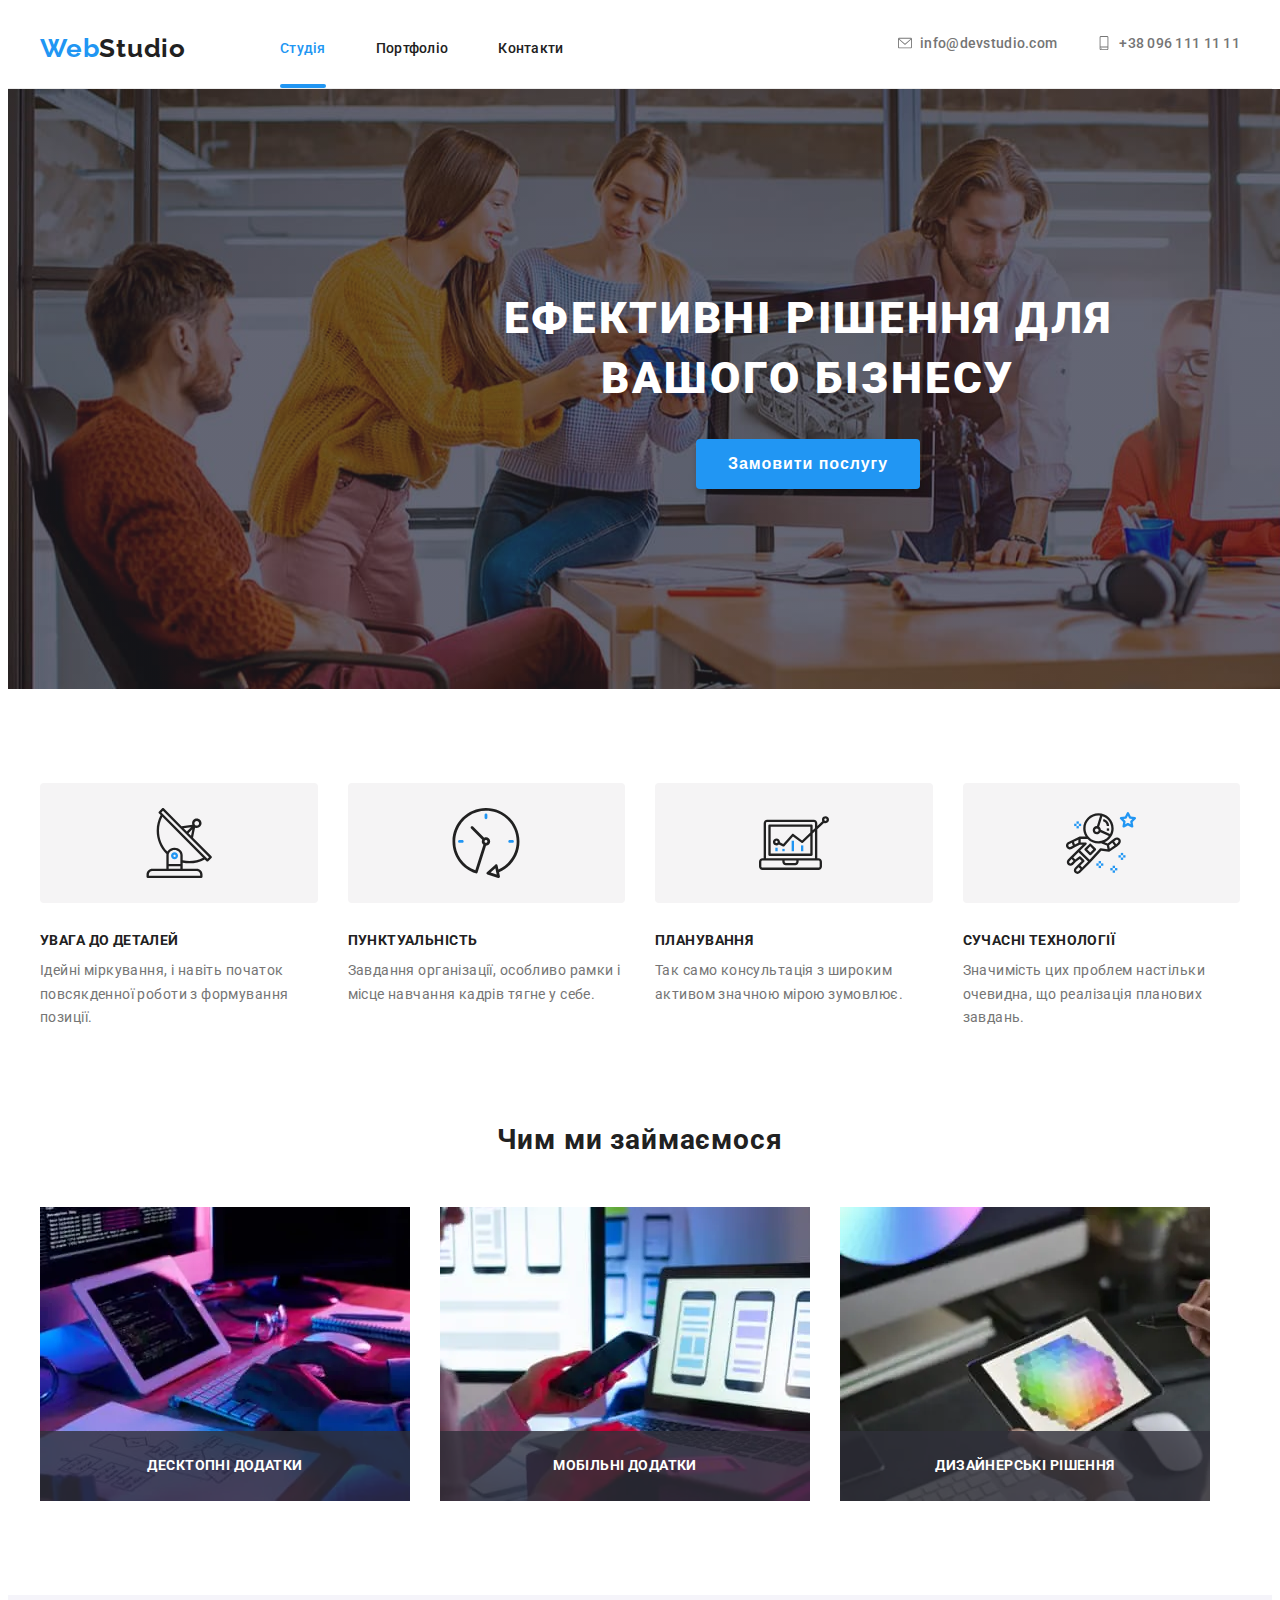
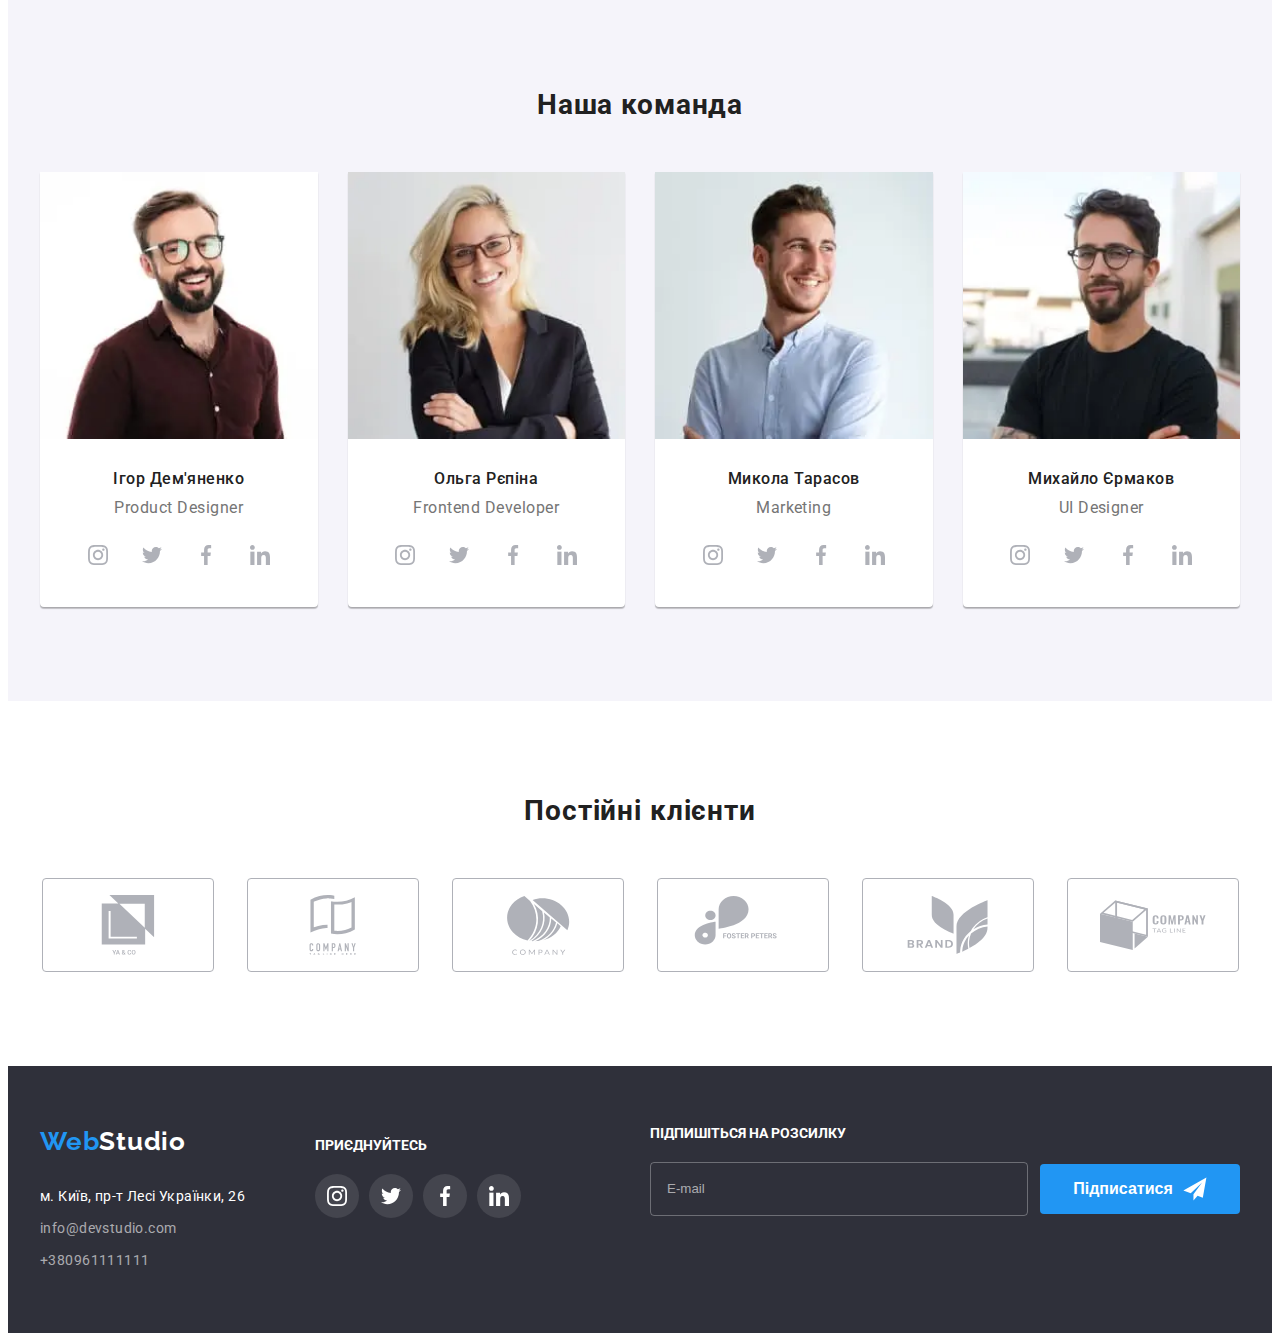
<file: index.html>
<!DOCTYPE html>
<html lang="uk">
<head>
    <meta charset="UTF-8">
    <meta http-equiv="X-UA-Compatible" content="IE=edge">
    <meta name="viewport" content="width=device-width, initial-scale=1.0">
    <title>WebStudio</title>
    <link href="https://fonts.googleapis.com/css2?family=Raleway:wght@700&family=Roboto:wght@400;500;700;900&display=swap" rel="stylesheet">
    <link rel="stylesheet" href="https://cdnjs.cloudflare.com/ajax/libs/modern-normalize/1.1.0/modern-normalize.min.css" integrity="sha512-wpPYUAdjBVSE4KJnH1VR1HeZfpl1ub8YT/NKx4PuQ5NmX2tKuGu6U/JRp5y+Y8XG2tV+wKQpNHVUX03MfMFn9Q==" crossorigin="anonymous" referrerpolicy="no-referrer" >
    <link rel="stylesheet" href="./css/main.min.css">
</head>
<body>
    <header class="header">
        <div class="container header__container">
            <nav class="navigation">
                <a class="logo link" href="./index.html"> Web<span class="logo-black">Studio</span></a>
                <ul class="nav-list list">
                    <li class="nav-list__item"><a class="nav-list__link current link" href="">Студія</a></li>
                    <li class="nav-list__item"><a class="nav-list__link  link" href="./portfolio.html">Портфоліо</a></li>
                    <li class="nav-list__item"><a class="nav-list__link  link" href="">Контакти</a></li>
                </ul>
            </nav>

            <ul class="contacts list">
              <li class="contacts__item">
                  <a class="contacts__mail link" href="mailto:info@devstudio.com">
                    <svg class="contacts__icon" width="14" height="14" >
                      <use  href="./imges/symbol-defs.svg#envelope"></use>
                    </svg>
                info@devstudio.com</a>
              </li>
                <li class="contacts__item">
                  <a class="contacts__number link" href="tel:+380961111111">
                    <svg class="contacts__icon" width="14" height="14" >
                      <use  href="./imges/symbol-defs.svg#smartphone"></use>
                    </svg>
                    +38 096 111 11 11
                  </a> 
                </li>
            </ul>
            <button type="button" class="mobile-menu-btn js-open-menu">
              <svg class="mobile-menu-btn__icon" width="20" height="16">
                <use href="./imges/symbol-defs.svg#icon-mobile-menu"></use>
              </svg>
            </button>
        </div>
        <div class="mobile-menu js-menu-container">
         <div class="container mobile-menu__container">
          <ul class="mobile-menu__list list">
            <li class="mobile-menu__item "><a class="mobile-menu__link current  link " href="">Студія</a></li>
            <li class="mobile-menu__item "><a class="mobile-menu__link  link" href="./portfolio.html">Портфоліо</a></li>
            <li class="mobile-menu__item "><a class="mobile-menu__link link" href="">Контакти</a></li>
          </ul>
          <ul class="mobile-menu-contacts list">
            <li class="mobile-menu-contacts__item">
              <a class="mobile-menu-contacts__number link" href="tel:+380961111111">
                +380961111111 </a>
            </li>
            <li class="mobile-menu-contacts__item">
              <a class="mobile-menu-contacts__mail link" href="mailto:info@devstudio.com">
                info@devstudio.com</a>
            </li>
            
          </ul>

        <ul class="mobile-menu-social list">
          <li class="mobile-menu-social__item"><a class="mobile-menu-social__link link" href="">Instagram</a></li>
          <li class="mobile-menu-social__item"><a class="mobile-menu-social__link link" href="">Twitter</a></li>
          <li class="mobile-menu-social__item"><a class="mobile-menu-social__link link" href="">Facebook</a></li>
          <li class="mobile-menu-social__item"><a class="mobile-menu-social__link link" href="">LinkedIn</a></li>
        </ul>

      
          <button type="button" class="mobile-menu__close-btn js-close-menu">
            <svg class="mobile-menu__close-icon" width="20" height="20">
              <use href="./imges/symbol-defs.svg#icon-close"></use>
            </svg>
          </button>
         </div>
        </div>
    </header>
     
<main> 
    <section class="hero section">
        <div class="container">    
          <h1 class="hero__title">Ефективні рішення для вашого бізнесу</h1>
          <button class="hero__modal-btn" type="button" data-modal-open>Замовити послугу</button>
        </div>
    </section>
    <section class="attribute section">
        <div class="container">
            <h2 class=" visually-hidden">Особливості</h2>
            <ul class="attribute-list list">
            <li class="attribute-list__item">
              <div class="attribute-card">
                <svg class="attribute-card__icon" width="70" height="70"  >
                  <use  href="./imges/symbol-defs.svg#group"></use>
                </svg>
              </div>
              <h3 class="attribute-list__title">УВАГА ДО ДЕТАЛЕЙ</h3> 
              <p class="attribute-list__text">Ідейні міркування, і навіть початок повсякденної роботи з формування позиції.</p>
            </li>
            <li class="attribute-list__item">
              <div class="attribute-card">
                <svg class="attribute-card__icon" width="70" height="70">
                  <use  href="./imges/symbol-defs.svg#clock"></use>
                </svg>
              </div>
                <h3 class="attribute-list__title">ПУНКТУАЛЬНІСТЬ</h3>
                <p class="attribute-list__text">Завдання організації, особливо рамки і місце навчання кадрів тягне у себе.  </p>
            </li>
            <li class="attribute-list__item">
              <div class="attribute-card">
                <svg class="attribute-card__icon" width="70" height="70">
                  <use  href="./imges/symbol-defs.svg#diagram"></use>
                </svg>
            </div>
                <h3 class="attribute-list__title">ПЛАНУВАННЯ</h3>
                <p class="attribute-list__text">Так само консультація з широким активом значною мірою зумовлює.</p>
            </li>
            <li class="attribute-list__item">
              <div class="attribute-card">
                <svg class="attribute-card__icon" width="70" height="70">
                  <use  href="./imges/symbol-defs.svg#astronaut"></use>
                </svg>
            </div>
                <h3 class="attribute-list__title">СУЧАСНІ ТЕХНОЛОГІЇ</h3>
                <p class="attribute-list__text">Значимість цих проблем настільки очевидна, що реалізація планових завдань.</p>
            </li>
            </ul> 
        </div>
    </section>
    <section class="work section">
        <div class="container">
            <h2 class="section-title">Чим ми займаємося</h2>
          <ul class="work-list list">
            <li class="work-list__item">
                <div class="work-list__img">
                  <picture>
                    
                     <source
                     srcset="./imges/about-1-img@1x(1200).webp 1x, ./imges/about-1-img@2x(1200).webp 2x"
                     media="(min-width: 1200px)"
                     type="image/webp">
                     
                      <source 
                      srcset="./imges/about-1-img@1x(1200).jpg 1x, ./imges/about-1-img@2x(1200).jpg 2x"
                        media="(min-width: 1200px)">

                    <img src="./imges/about-1-img@1x(1200).jpg" alt="програмуваня" width="370">
                  </picture>
                  <div class="work-specialty">
                    <p class="work-specialty__text">ДЕСКТОПНІ ДОДАТКИ</p>
                  </div>
                </div> 
              </li>
            <li class="work-list__item">
              <div class="work-list__img">
               <picture>

                   <source
                    srcset="./imges/about-2-img@1x(1200).webp 1x, ./imges/about-2-img@2x(1200).webp 2x" 
                    media="(min-width: 1200px)"
                     type="image/webp" >
                   
                   <source srcset="./imges/about-2-img@1x(1200).jpg 1x, ./imges/about-2-img@2x(1200).jpg 2x"
                    media="(min-width: 1200px)" >

                <img src="./imges/about-2-img@1x(1200).jpg" alt="розробка додатку" width="370">
               </picture>
                <div class="work-specialty">
                  <p class="work-specialty__text">МОБІЛЬНІ ДОДАТКИ</p>
                </div>
              </div> 
            </li>
            <li class="work-list__item">
              <div class="work-list__img">
                <picture>
                
                <source 
                srcset="./imges/about-3-img@1x(1200).webp 1x, ./imges/about-3-img@2x(1200).webp 2x" 
                media="(min-width: 1200px)"
                type="image/webp" >
                
                <source 
                srcset="./imges/about-3-img@1x(1200).jpg 1x, ./imges/about-3-img@2x(1200).jpg 2x" 
                media="(min-width: 1200px)" >

                  <img src="./imges/about-3-img@1x(1200).jpg" alt="стилізація" width="370">
                </picture>
                <div class="work-specialty">
                  <p class="work-specialty__text">ДИЗАЙНЕРСЬКІ РІШЕННЯ</p>
                </div>
              </div> 
            </li>
          </ul>
        </div>
    </section>
    <section class="collectivity section">
        <div class="container">   
          <h2 class="section-title">Наша команда</h2>
          <ul class="collectivity-list list">
              <li class="collectivity-list__item">
                  <picture>
                    <source srcset="./imges/team-card-1-img@1x(1200).webp 1x, ./imges/team-card-1-img@2x(1200).webp 2x"
                     media="(min-width: 1200px)"
                      type="image/webp" >
                    
                    <source srcset="./imges/team-card-1-img@1x(1200).jpg 1x, ./imges/team-card-1-img@2x(1200).jpg 2x"
                     media="(min-width: 1200px)" >
    
                      <source srcset="./imges/team-card-1-img@1x(768).webp 1x, ./imges/team-card-1-img@2x(768).webp 2x"
                        media="(min-width: 768px)"
                        type="image/webp" >
                      
                      <source srcset="./imges/team-card-1-img@1x(768).jpg 1x, ./imges/team-card-1-img@2x(768).jpg 2x"
                        media="(min-width: 768px)" >

                        <source srcset="./imges/team-card-1-img@1x(480).webp 1x, ./imges/team-card-1-img@2x(480).webp 2x"
                          media="(min-width: 400px)"
                           type="image/webp" >
                        
                        <source srcset="./imges/team-card-1-img@1x(480).jpg 1x, ./imges/team-card-1-img@2x(480).jpg 2x"
                          media="(min-width: 400px)" >

                    <img class="collectivity-list__img" src="./imges/team-card-1-img.jpg" alt="Ігор Дем'яненко">
                  </picture>
                <div class="collectivity-list__data">
                    <h3 class="collectivity-list__title">Ігор Дем'яненко</h3>
                    <p class="collectivity-list__text">Product Designer</p>
                    <ul class="social-list list">
                        <li class="social-list__item">
                          <a class="social-list__link" href="">
                            <svg class="social-list__icon" width="20" height="20">
                                <use  href="./imges/symbol-defs.svg#instagram"></use>
                            </svg>
                          </a>
                          </li>
                          <li class="social-list__item">
                            <a class="social-list__link" href="">
                              <svg class="social-list__icon" width="20" height="20">
                                  <use  href="./imges/symbol-defs.svg#twitter"></use>
                              </svg>
                            </a>
                          </li>
                          <li class="social-list__item">
                            <a class="social-list__link" href="">
                              <svg class="social-list__icon" width="20" height="20">
                                  <use  href="./imges/symbol-defs.svg#facebook"></use>
                              </svg>
                            </a>
                          </li>
                          <li class="social-list__item">
                            <a class="social-list__link" href="">
                              <svg class="social-list__icon" width="20" height="20">
                                  <use  href="./imges/symbol-defs.svg#linkedin"></use>
                              </svg>
                            </a>
                          </li>
                      </ul>   
                </div>
              </li>
              <li class="collectivity-list__item">
                 <picture>

                <source srcset="./imges/team-card-2-img@1x(1200).webp 1x, ./imges/team-card-2-img@2x(1200).webp 2x"
                  media="(min-width: 1200px)" type="image/webp" >
                
                <source srcset="./imges/team-card-2-img@1x(1200).jpg 1x, ./imges/team-card-2-img@2x(1200).jpg 2x"
                  media="(min-width: 1200px)" >
                
                <source srcset="./imges/team-card-2-img@1x(768).webp 1x, ./imges/team-card-2-img@2x(768).webp 2x"
                  media="(min-width: 768px)" type="image/webp" >
                
                <source srcset="./imges/team-card-2-img@1x(768).jpg 1x, ./imges/team-card-2-img@2x(768).jpg 2x"
                  media="(min-width: 768px)" >
                
                <source srcset="./imges/team-card-2-img@1x(480).webp 1x, ./imges/team-card-2-img@2x(480).webp 2x"
                  media="(min-width: 400px)" type="image/webp" >
                
                <source srcset="./imges/team-card-2-img@1x(480).jpg 1x, ./imges/team-card-2-img@2x(480).jpg 2x"
                  media="(min-width: 400px)" >

                  <img class="collectivity-list__img" src="./imges/team-card-2-img.jpg" alt="Ольга Рєпіна" >
                 </picture>
                  <div class="collectivity-list__data">
                    <h3 class="collectivity-list__title">Ольга Рєпіна</h3>
                    <p class="collectivity-list__text">Frontend Developer</p>
                    <ul class="social-list list">
                        <li class="social-list__item">
                          <a class="social-list__link" href="">
                            <svg class="social-list__icon" width="20" height="20">
                                <use  href="./imges/symbol-defs.svg#instagram"></use>
                            </svg>
                          </a>
                        </li>
                        <li class="social-list__item">
                            <a class="social-list__link" href="">
                              <svg class="social-list__icon" width="20" height="20">
                                  <use  href="./imges/symbol-defs.svg#twitter"></use>
                              </svg>
                            </a>
                          </li>
                          <li class="social-list__item">
                            <a class="social-list__link" href="">
                              <svg class="social-list__icon" width="20" height="20">
                                  <use  href="./imges/symbol-defs.svg#facebook"></use>
                              </svg>
                            </a>
                          </li>
                          <li class="social-list__item">
                            <a class="social-list__link" href="">
                              <svg class="social-list__icon" width="20" height="20">
                                  <use  href="./imges/symbol-defs.svg#linkedin"></use>
                              </svg>
                            </a>
                          </li>
                    </ul>
                  </div>
              </li>
              <li class="collectivity-list__item">
                  <picture>

                  <source srcset="./imges/team-card-3-img@1x(1200).webp 1x, ./imges/team-card-3-img@2x(1200).webp 2x"
                    media="(min-width: 1200px)" type="image/webp" >
                  
                  <source srcset="./imges/team-card-3-img@1x(1200).jpg 1x, ./imges/team-card-3-img@2x(1200).jpg 2x"
                    media="(min-width: 1200px)" >
                  
                  <source srcset="./imges/team-card-3-img@1x(768).webp 1x, ./imges/team-card-3-img@2x(768).webp 2x"
                    media="(min-width: 768px)" type="image/webp" >
                  
                  <source srcset="./imges/team-card-3-img@1x(768).jpg 1x, ./imges/team-card-3-img@2x(768).jpg 2x"
                    media="(min-width: 768px)" >
                  
                  <source srcset="./imges/team-card-3-img@1x(480).webp 1x, ./imges/team-card-3-img@2x(480).webp 2x"
                    media="(min-width: 400px)" type="image/webp" >
                  
                  <source srcset="./imges/team-card-3-img@1x(480).jpg 1x, ./imges/team-card-3-img@2x(480).jpg 2x"
                    media="(min-width: 400px)" >

                    <img class="collectivity-list__img" src="./imges/team-card-3-img.jpg" alt="Микола Тарасов" >
                  </picture>
                  <div class="collectivity-list__data">
                      <h3 class="collectivity-list__title">Микола Тарасов</h3>
                      <p class="collectivity-list__text">Marketing</p>
                      <ul class="social-list list">
                        <li class="social-list__item">
                          <a class="social-list__link" href="">
                            <svg class="social-list__icon" width="20" height="20">
                                <use  href="./imges/symbol-defs.svg#instagram"></use>
                            </svg>
                          </a>
                        </li>
                        <li class="social-list__item">
                            <a class="social-list__link" href="">
                              <svg class="social-list__icon" width="20" height="20">
                                  <use  href="./imges/symbol-defs.svg#twitter"></use>
                              </svg>
                            </a>
                        </li>
                          <li class="social-list__item">
                            <a class="social-list__link" href="">
                              <svg class="social-list__icon" width="20" height="20">
                                  <use  href="./imges/symbol-defs.svg#facebook"></use>
                              </svg>
                            </a>
                          </li>
                          <li class="social-list__item">
                            <a class="social-list__link" href="">
                              <svg class="social-list__icon" width="20" height="20">
                                  <use  href="./imges/symbol-defs.svg#linkedin"></use>
                              </svg>
                            </a>
                          </li>
                    </ul>
                  </div>
              </li>
              <li class="collectivity-list__item">
                  <picture>

                  <source srcset="./imges/team-card-4-img@1x(1200).webp 1x, ./imges/team-card-4-img@2x(1200).webp 2x"
                    media="(min-width: 1200px)" type="image/webp" >
                  
                  <source srcset="./imges/team-card-4-img@1x(1200).jpg 1x, ./imges/team-card-4-img@2x(1200).jpg 2x"
                    media="(min-width: 1200px)" >
                  
                  <source srcset="./imges/team-card-4-img@1x(768).webp 1x, ./imges/team-card-4-img@2x(768).webp 2x"
                    media="(min-width: 768px)" type="image/webp" >
                  
                  <source srcset="./imges/team-card-4-img@1x(768).jpg 1x, ./imges/team-card-4-img@2x(768).jpg 2x"
                    media="(min-width: 768px)" >
                  
                  <source srcset="./imges/team-card-4-img@1x(480).webp 1x, ./imges/team-card-4-img@2x(480).webp 2x"
                    media="(min-width: 400px)" type="image/webp" >
                  
                  <source srcset="./imges/team-card-4-img@1x(480).jpg 1x, ./imges/team-card-4-img@2x(480).jpg 2x"
                    media="(min-width: 400px)" >

                    <img class="collectivity-list__img" src="./imges/team-card-4-img.jpg" alt="Михайло Єрмаков" >
                  </picture>
                  <div class="collectivity-list__data">
                      <h3 class="collectivity-list__title">Михайло Єрмаков</h3>
                      <p class="collectivity-list__text">UI Designer</p>
                      <ul class="social-list list">
                        <li class="social-list__item">
                          <a class="social-list__link" href="">
                            <svg class="social-list__icon" width="20" height="20">
                                <use  href="./imges/symbol-defs.svg#instagram"></use>
                            </svg>
                          </a>
                        </li>
                        <li class="social-list__item">
                            <a class="social-list__link" href="">
                              <svg class="social-list__icon" width="20" height="20">
                                  <use  href="./imges/symbol-defs.svg#twitter"></use>
                              </svg>
                            </a>
                          </li>
                          <li class="social-list__item">
                            <a class="social-list__link" href="">
                              <svg class="social-list__icon" width="20" height="20">
                                  <use  href="./imges/symbol-defs.svg#facebook"></use>
                              </svg>
                            </a>
                          </li>
                          <li class="social-list__item">
                            <a class="social-list__link" href="">
                              <svg class="social-list__icon" width="20" height="20">
                                  <use  href="./imges/symbol-defs.svg#linkedin"></use>
                              </svg>
                            </a>
                          </li>
                    </ul>
                  </div>
              </li>
          </ul>
        </div>
    </section>
    <section class="compani section">
      <div class="container">
        <h2 class="section-title">Постійні клієнти</h2>
      <ul class="compani-list list">
        <li class="compani-list__item">
          <a class="compani-list__link" href="">
            <svg class="compani-list__icon" width="106" height="60"> 
              <use href="./imges/symbol-defs.svg#logo"></use>
            </svg>
          </a>
        </li>
        <li class="compani-list__item">
          <a class="compani-list__link" href="">
            <svg class="compani-list__icon"  width="106" height="60">
              <use href="./imges/symbol-defs.svg#logo-1"></use>
            </svg>
          </a>
        </li>
        <li class="compani-list__item">
          <a class="compani-list__link" href="">
            <svg class="compani-list__icon"  width="106" height="60">
              <use href="./imges/symbol-defs.svg#logo-2"></use>
            </svg>
          </a>
        </li>
        <li class="compani-list__item">
          <a class="compani-list__link" href="">
            <svg class="compani-list__icon"  width="106" height="60">
              <use href="./imges/symbol-defs.svg#logo-3"></use>
            </svg>
          </a>
        </li>
        <li class="compani-list__item">
          <a class="compani-list__link" href="">
            <svg class="compani-list__icon"  width="106" height="60">
              <use href="./imges/symbol-defs.svg#logo-4"></use>
            </svg>
          </a>
        </li>
        <li class="compani-list__item">
          <a class="compani-list__link" href="">
            <svg class="compani-list__icon"  width="106" height="60">
              <use href="./imges/symbol-defs.svg#logo-5"></use>
            </svg>
          </a>
        </li>
      </ul>
      </div>
    </section>
</main>
    <footer class="footer">
      <div class="container footer--flex">
        <div class="footer-tablet">
          <div class="footer-address">
            <a class="logo logo-footer link" href="./index.html">Web<span class="logo--white">Studio</span></a>
            <address class="address">
              <ul class="address-list list">
                <li class="address-list__item"><a class="address-list__link link" href="https://goo.gl/maps/DkGN3iH8CmDDAtgB7"
                    target="_blank">м. Київ, пр-т Лесі Українки, 26</a></li>
                <li class="address-list__item"><a class="address-list__link address-list__link--color link"
                    href="mailto:info@devstudio.com">info@devstudio.com</a></li>
                <li class="address-list__item"><a class="address-list__link address-list__link--color link"
                    href="tel:+380961111111">+380961111111</a></li>
              </ul>
            </address>
          </div>
          <div class="footer-social">
            <p class="footer__title">ПРИЄДНУЙТЕСЬ</p>
            <ul class="footer-social-list list">
              <li class="footer-social-list__item">
                <a class="footer-social-list__link" href="">
                  <svg class="social-list__icon" width="20" height="20">
                    <use href="./imges/symbol-defs.svg#instagram"></use>
                  </svg>
                </a>
              </li>
              <li class="footer-social-list__item">
                <a class="footer-social-list__link" href="">
                  <svg class="social-list__icon" width="20" height="20">
                    <use href="./imges/symbol-defs.svg#twitter"></use>
                  </svg>
                </a>
              </li>
              <li class="footer-social-list__item">
                <a class="footer-social-list__link" href="">
                  <svg class="social-list__icon" width="20" height="20">
                    <use href="./imges/symbol-defs.svg#facebook"></use>
                  </svg>
                </a>
              </li>
              <li class="footer-social-list__item">
                <a class="footer-social-list__link" href="">
                  <svg class="social-list__icon" width="20" height="20">
                    <use href="./imges/symbol-defs.svg#linkedin"></use>
                  </svg>
                </a>
              </li>
            </ul>
          </div>
        </div>
        <div>
          <form class="contact-form" >
            <p class="footer__title">ПІДПИШІТЬСЯ НА РОЗСИЛКУ</p>
            <div class="mail-contact">
              <label>
                <input class="mail-contact__input" type="email" name="mail" placeholder="E-mail">
              </label>
              <button type="submit" class="mail-contact__btn-submit">
                Підписатися
                <svg class="mail-contact__icon" width="24" height="24">
                  <use href="./imges/symbol-defs.svg#telegram"></use>
                </svg>
              </button>
            </div>
          </form>
        </div>
      </div>
    </footer>


    <div class="backdrop is-hidden " data-modal>
          <div class="modal">
            <form class="modal-form" >
              <p class="modal-form__title">Залиште свої дані, ми вам передзвонимо</p>
                <label class="modal-form__failed">
                  <span class="modal-form__name">Ім'я</span>
                  <span class="modal-form__input-wraper">
                    <input type="tel" name="user_tel" class="modal-form__input" required >
                    <svg class="modal-form__icon" width="18" height="18">
                      <use href="./imges/symbol-defs.svg#icon-person-modal"></use>
                    </svg>
                  </span>
                </label>
                <label class="modal-form__failed">
                  <span class="modal-form__name">Телефон</span>
                  <span class="modal-form__input-wraper">
                    <input type="text" name="user_phone" class="modal-form__input" required >
                    <svg class="modal-form__icon" width="18" height="18">
                      <use href="./imges/symbol-defs.svg#icon-phone-modal"></use>
                    </svg>
                  </span>
                </label>
                <label class="modal-form__failed">
                  <span class="modal-form__name">Пошта</span>
                  <span class="modal-form__input-wraper">
                    <input type="email" name="user_mail" class="modal-form__input" required>
                    <svg class="modal-form__icon" width="18" height="18">
                      <use href="./imges/symbol-defs.svg#icon-email-modal" ></use>
                    </svg>
                  </span>
                </label>
              <label class="modal-form__failed-textarea">
              <span class="modal-form__name"> Коментар</span>
                <textarea name="user_messege" class="modal-form__textarea" placeholder="Введіть текст"></textarea>
              </label>
              <div class="modal-form__checkbox-wraper">
                <input type="checkbox" name="user_polici" class="modal-form__checkbox visually-hidden" id="polici-checkbox" required> 
                <label for="polici-checkbox"  class="modal-form__failed-checkbox"><span>Погоджуюся з розсилкою та приймаю&nbsp;<a class="modal-form__link--color " href="">Умови договору</a></span>
                
              </label>
              </div>
              <button type="submit" class="modal-form__submit-btn">Відправити</button>
              
            </form>
            <button type="button" class="modal-close-btn"  data-modal-close>
              <svg class="modal-close-icon" width="18" height="18">
                <use href="./imges/symbol-defs.svg#icon-close"></use>
              </svg>
            </button>
          </div>
    </div>
    <script src="./js/mobile-menu.js"></script>
    <script src="./js/modal.js"></script>
</body>
</html>
</file>
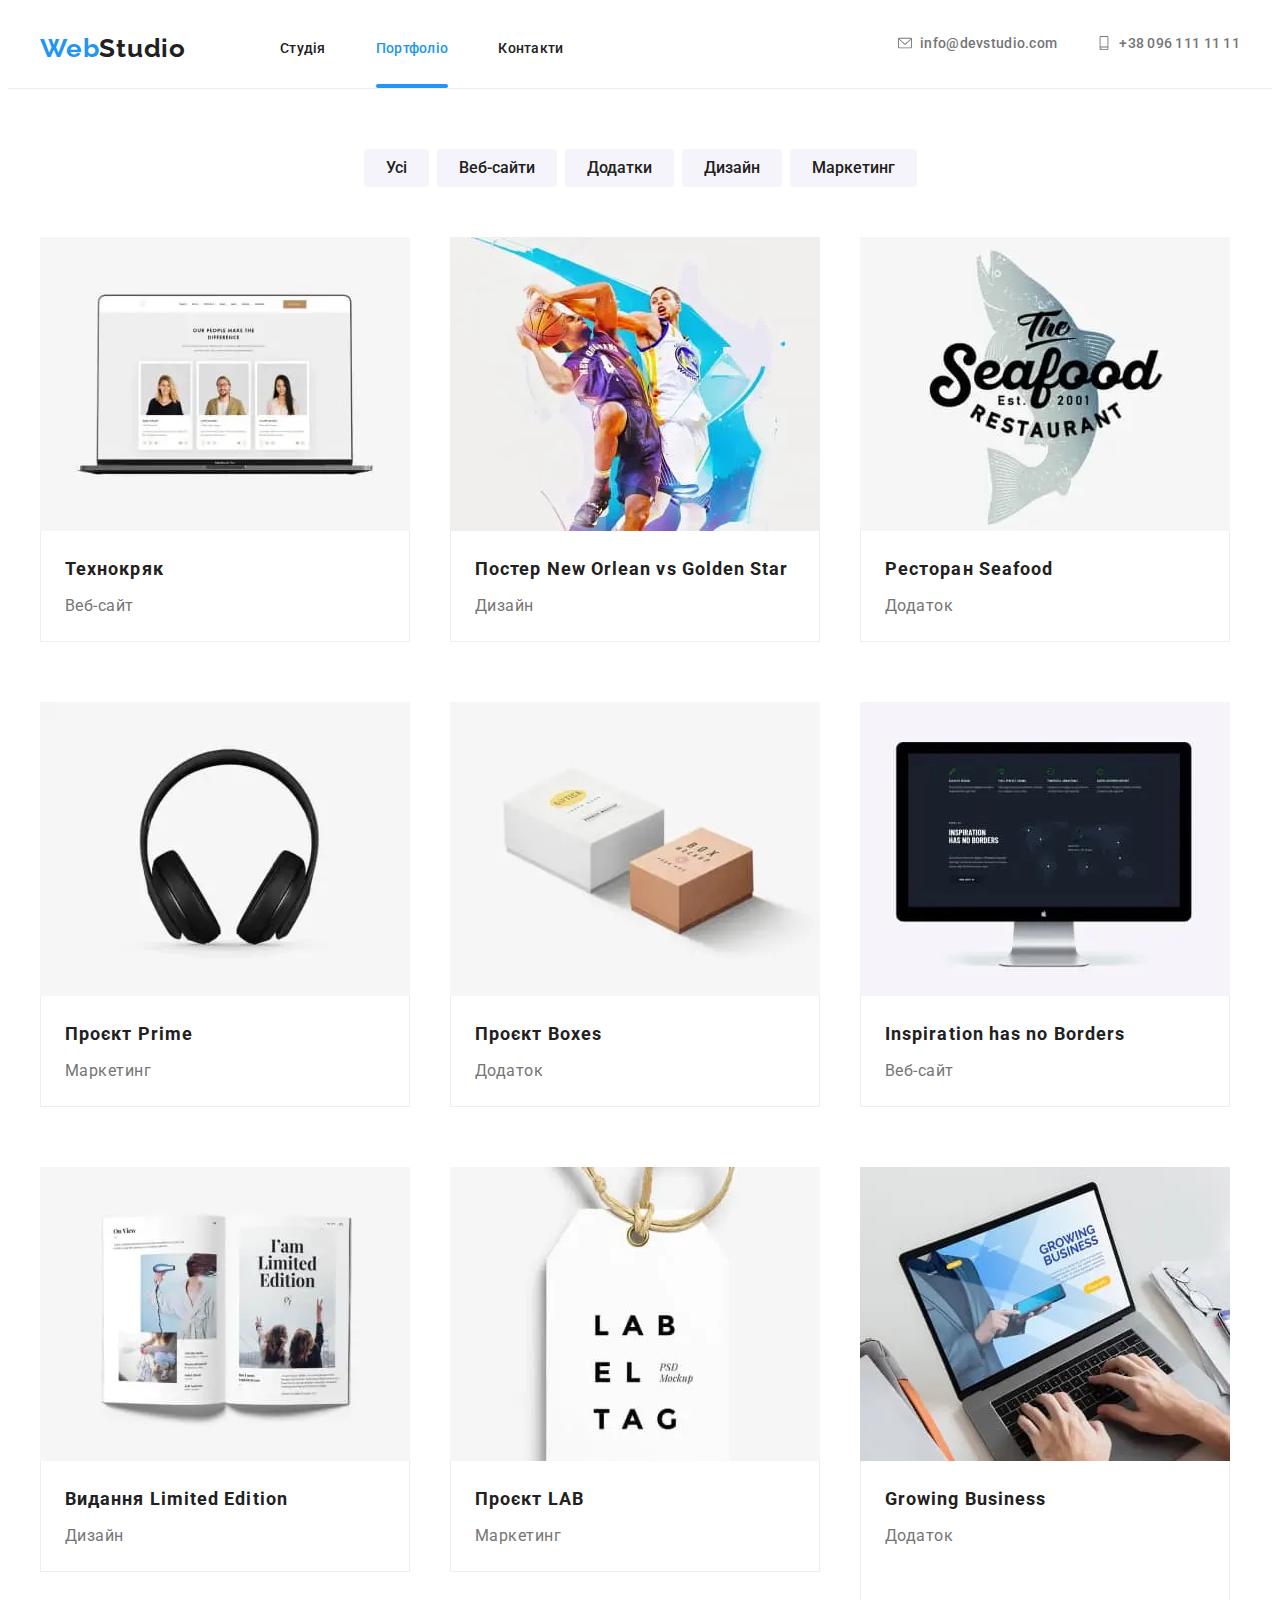
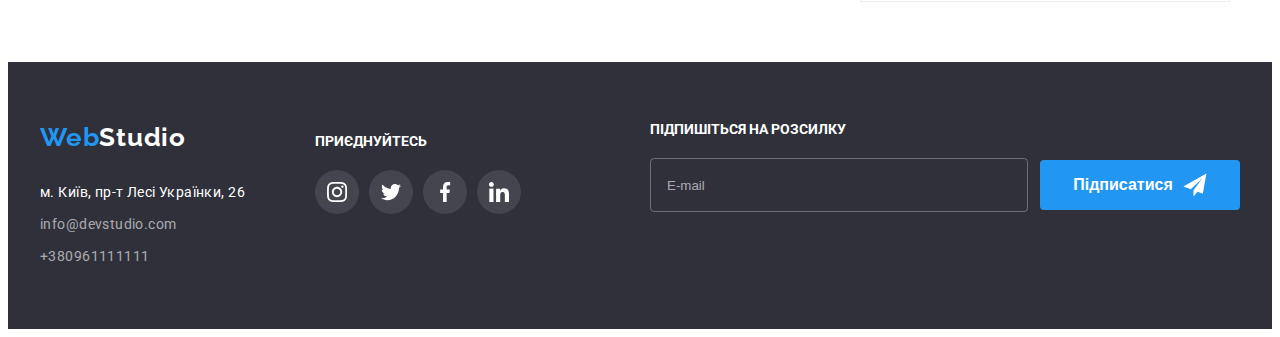
<file: portfolio.html>
<!DOCTYPE html>
<html lang="uk">
<head>
    <meta charset="UTF-8">
    <meta http-equiv="X-UA-Compatible" content="IE=edge">
    <meta name="viewport" content="width=device-width, initial-scale=1.0">
    <title>WebStudio</title>
    <link href="https://fonts.googleapis.com/css2?family=Raleway:wght@700&family=Roboto:wght@400;500;700;900&display=swap" rel="stylesheet">
    <link rel="stylesheet" href="https://cdnjs.cloudflare.com/ajax/libs/modern-normalize/1.1.0/modern-normalize.min.css" integrity="sha512-wpPYUAdjBVSE4KJnH1VR1HeZfpl1ub8YT/NKx4PuQ5NmX2tKuGu6U/JRp5y+Y8XG2tV+wKQpNHVUX03MfMFn9Q==" crossorigin="anonymous" referrerpolicy="no-referrer" >
    <link rel="stylesheet" href="./css/main.min.css">
</head>
<body>
  <header class="header">
    <div class="container header__container">
      <nav class="navigation">
        <a class="logo link" href="./index.html"> Web<span class="logo-black">Studio</span></a>
        <ul class="nav-list list">
          <li class="nav-list__item"><a class="nav-list__link  link" href="./index.html">Студія</a></li>
          <li class="nav-list__item"><a class="nav-list__link current  link" href="">Портфоліо</a></li>
          <li class="nav-list__item"><a class="nav-list__link  link" href="">Контакти</a></li>
        </ul>
      </nav>
  
      <ul class="contacts list">
        <li class="contacts__item">
          <a class="contacts__mail link" href="mailto:info@devstudio.com">
            <svg class="contacts__icon" width="14" height="14">
              <use href="./imges/symbol-defs.svg#envelope"></use>
            </svg>
            info@devstudio.com</a>
        </li>
        <li class="contacts__item">
          <a class="contacts__number link" href="tel:+380961111111">
            <svg class="contacts__icon" width="14" height="14">
              <use href="./imges/symbol-defs.svg#smartphone"></use>
            </svg>
            +38 096 111 11 11
          </a>
        </li>
      </ul>
      <button type="button" class="mobile-menu-btn js-open-menu">
        <svg class="mobile-menu-btn__icon" width="20" height="16">
          <use href="./imges/symbol-defs.svg#icon-mobile-menu"></use>
        </svg>
      </button>
    </div>
    <div class="mobile-menu js-menu-container">
      <div class="container mobile-menu__container">
        <ul class="mobile-menu__list list">
          <li class="mobile-menu__item "><a class="mobile-menu__link  link " href="./index.html">Студія</a></li>
          <li class="mobile-menu__item "><a class="mobile-menu__link current  link" href="">Портфоліо</a></li>
          <li class="mobile-menu__item mobile-menu__item--margin"><a class="mobile-menu__link link" href="">Контакти</a>
          </li>
        </ul>
        <ul class="mobile-menu-contacts list">
          <li class="mobile-menu-contacts__item">
            <a class="mobile-menu-contacts__number link" href="tel:+380961111111">
              +380961111111 </a>
          </li>
          <li class="mobile-menu-contacts__item">
            <a class="mobile-menu-contacts__mail link" href="mailto:info@devstudio.com">
              info@devstudio.com</a>
          </li>
  
        </ul>
  
        <ul class="mobile-menu-social list">
          <li class="mobile-menu-social__item"><a class="mobile-menu-social__link link" href="">Instagram</a></li>
          <li class="mobile-menu-social__item"><a class="mobile-menu-social__link link" href="">Twitter</a></li>
          <li class="mobile-menu-social__item"><a class="mobile-menu-social__link link" href="">Facebook</a></li>
          <li class="mobile-menu-social__item"><a class="mobile-menu-social__link link" href="">LinkedIn</a></li>
        </ul>
  
  
        <button type="button" class="mobile-menu__close-btn js-close-menu">
          <svg class="mobile-menu__close-icon" width="20" height="20">
            <use href="./imges/symbol-defs.svg#icon-close"></use>
          </svg>
        </button>
      </div>
    </div>
  </header>
 <main>
      <section class="projects">
        <div class="container">
            <h1 class="title visually-hidden">Проєкти</h1>
            <ul class="projects-list list">
                <li class="projects-list__item"><button class="projects-list__button new-pading"  type="button">Усі</button></li>
                <li class="projects-list__item"><button class="projects-list__button"  type="button">Веб-сайти</button></li>
                <li class="projects-list__item"><button class="projects-list__button"  type="button">Додатки</button></li>
                <li class="projects-list__item"><button class="projects-list__button"  type="button">Дизайн</button></li>
                <li class="projects-list__item"><button class="projects-list__button"  type="button">Маркетинг</button></li>
            </ul>
            <ul class="portfolio-list list">
              <li class="portfolio-list__item">
                 <a class="portfolio-list__link link" href="">
                    <div class="portfolio-list__overlay">
                     <picture>

                      <source srcset="./imges/project-1-img@1x(1200).webp 1x, ./imges/project-1-img@2x(1200).webp 2x"
                        media="(min-width: 1200px)" type="image/webp" >
                      
                      <source srcset="./imges/project-1-img@1x(1200).jpg 1x, ./imges/project-1-img@2x(1200).jpg 2x"
                        media="(min-width: 1200px)" >
                      
                      <source srcset="./imges/project-1-img@1x(768).webp 1x, ./imges/project-1-img@2x(768).webp 2x"
                        media="(min-width: 768px)" type="image/webp" >
                      
                      <source srcset="./imges/project-1-img@1x(768).jpg 1x, ./imges/project-1-img@2x(768).jpg 2x"
                        media="(min-width: 768px)" >
                      
                      <source srcset="./imges/project-1-img@1x(480).webp 1x, ./imges/project-1-img@2x(480).webp 2x"
                        media="(min-width: 400px)" type="image/webp" >
                      
                      <source srcset="./imges/project-1-img@1x(480).jpg 1x, ./imges/project-1-img@2x(480).jpg 2x"
                        media="(min-width: 400px)" >

                      <img class="portfolio-list__img" src="./imges/project-1-img.jpg" alt="Веб-сайт" >
                     </picture>
                      <div class="portfolio-list__overlay-text">
                        <p class="portfolio-text">Ресурс пропонує комплексні пропозиції з різним рівнем функціоналу та сервісів. Все це дозволить відвідувачу отримати вичерпні відомості про компанію чи приватну особу.</p>
                      </div>
                    </div>
                    <div class="portfolio-list__data portfolio-list--padding">
                       <h2 class="portfolio-list__titel">Технокряк</h2>
                       <p class="portfolio-list__text ">Веб-сайт</p>
                    </div>
                 </a>
             </li>
             <li class="portfolio-list__item">
                <a  class="portfolio-list__link link" href="">
                  <div class="portfolio-list__overlay">
                    <picture>

                    <source srcset="./imges/project-2-img@1x(1200).webp 1x, ./imges/project-2-img@2x(1200).webp 2x"
                      media="(min-width: 1200px)" type="image/webp" >
                    
                    <source srcset="./imges/project-2-img@1x(1200).jpg 1x, ./imges/project-2-img@2x(1200).jpg 2x"
                      media="(min-width: 1200px)" >
                    
                    <source srcset="./imges/project-2-img@1x(768).webp 1x, ./imges/project-2-img@2x(768).webp 2x" media="(min-width: 768px)"
                      type="image/webp" >
                    
                    <source srcset="./imges/project-2-img@1x(768).jpg 1x, ./imges/project-2-img@2x(768).jpg 2x"
                      media="(min-width: 768px)" >
                    
                    <source srcset="./imges/project-2-img@1x(480).webp 1x, ./imges/project-2-img@2x(480).webp 2x" media="(min-width: 400px)"
                      type="image/webp" >
                    
                    <source srcset="./imges/project-2-img@1x(480).jpg 1x, ./imges/project-2-img@2x(480).jpg 2x"
                      media="(min-width: 400px)" >

                      <img class="portfolio-list__img" src="./imges/project-2-img.jpg" alt="Дизайн " >
                    </picture>
                    <div class="portfolio-list__overlay-text">
                      <p class="portfolio-text">Ресурс пропонує комплексні пропозиції з різним рівнем функціоналу та сервісів. Все це дозволить відвідувачу отримати вичерпні відомості про компанію чи приватну особу.</p>
                    </div>
                  </div>
                   <div class="portfolio-list__data">
                      <h2 class="portfolio-list__titel">Постер New Orlean vs Golden Star</h2>
                      <p class="portfolio-list__text">Дизайн</p>
                  </div>
                </a>
             </li>
             <li class="portfolio-list__item">
                <a class="portfolio-list__link link" href="" >
                  <div class="portfolio-list__overlay">
                    <picture>

                      <source srcset="./imges/project-3-img@1x(1200).webp 1x, ./imges/project-3-img@2x(1200).webp 2x"
                        media="(min-width: 1200px)" type="image/webp" >
                      
                      <source srcset="./imges/project-3-img@1x(1200).jpg 1x, ./imges/project-3-img@2x(1200).jpg 2x"
                        media="(min-width: 1200px)" >
                      
                      <source srcset="./imges/project-3-img@1x(768).webp 1x, ./imges/project-3-img@2x(768).webp 2x" media="(min-width: 768px)"
                        type="image/webp" >
                      
                      <source srcset="./imges/project-3-img@1x(768).jpg 1x, ./imges/project-3-img@2x(768).jpg 2x"
                        media="(min-width: 768px)" >
                      
                      <source srcset="./imges/project-3-img@1x(480).webp 1x, ./imges/project-3-img@2x(480).webp 2x" media="(min-width: 400px)"
                        type="image/webp" >
                      
                      <source srcset="./imges/project-3-img@1x(480).jpg 1x, ./imges/project-3-img@2x(480).jpg 2x"
                        media="(min-width: 400px)" >

                      <img class="portfolio-list__img" src="./imges/project-3-img.jpg" alt="Додаток" >
                    </picture>
                    <div class="portfolio-list__overlay-text">
                      <p class="portfolio-text">Ресурс пропонує комплексні пропозиції з різним рівнем функціоналу та сервісів. Все це дозволить відвідувачу отримати вичерпні відомості про компанію чи приватну особу.</p>
                    </div>
                  </div>
                     <div class="portfolio-list__data">
                        <h2 class="portfolio-list__titel">Ресторан Seafood</h2>
                        <p class="portfolio-list__text">Додаток</p>
                     </div>
                </a>
             </li>
               <li class="portfolio-list__item">
                 <a class="portfolio-list__link link" href="">
                  <div class="portfolio-list__overlay">
                   <picture>

                        <source srcset="./imges/project-4-img@1x(1200).webp 1x, ./imges/project-4-img@2x(1200).webp 2x"
                          media="(min-width: 1200px)" type="image/webp" >
                        
                        <source srcset="./imges/project-4-img@1x(1200).jpg 1x, ./imges/project-4-img@2x(1200).jpg 2x"
                          media="(min-width: 1200px)" >
                        
                        <source srcset="./imges/project-4-img@1x(768).webp 1x, ./imges/project-4-img@2x(768).webp 2x" media="(min-width: 768px)"
                          type="image/webp" >
                        
                        <source srcset="./imges/project-4-img@1x(768).jpg 1x, ./imges/project-4-img@2x(768).jpg 2x"
                          media="(min-width: 768px)" >
                        
                        <source srcset="./imges/project-4-img@1x(480).webp 1x, ./imges/project-4-img@2x(480).webp 2x" media="(min-width: 400px)"
                          type="image/webp" >
                        
                        <source srcset="./imges/project-4-img@1x(480).jpg 1x, ./imges/project-4-img@2x(480).jpg 2x"
                          media="(min-width: 400px)" >

                      <img class="portfolio-list__img" src="./imges/project-4-img.jpg" alt="Маркетинг" >
                   </picture>
                    <div class="portfolio-list__overlay-text">
                      <p class="portfolio-text">Ресурс пропонує комплексні пропозиції з різним рівнем функціоналу та сервісів. Все це дозволить відвідувачу отримати вичерпні відомості про компанію чи приватну особу.</p>
                    </div>
                  </div>
                    <div class="portfolio-list__data">
                        <h2 class="portfolio-list__titel">Проєкт Prime</h2>
                        <p class="portfolio-list__text">Маркетинг</p>
                    </div>
                 </a>
               </li>
             <li class="portfolio-list__item">
               <a class="portfolio-list__link link" href="">
                <div class="portfolio-list__overlay">
                  <picture>
                  
                    <source srcset="./imges/project-5-img@1x(1200).webp 1x, ./imges/project-5-img@2x(1200).webp 2x"
                      media="(min-width: 1200px)" type="image/webp" >
                  
                    <source srcset="./imges/project-5-img@1x(1200).jpg 1x, ./imges/project-5-img@2x(1200).jpg 2x"
                      media="(min-width: 1200px)" >
                  
                    <source srcset="./imges/project-5-img@1x(768).webp 1x, ./imges/project-5-img@2x(768).webp 2x"
                      media="(min-width: 768px)" type="image/webp" >
                  
                    <source srcset="./imges/project-5-img@1x(768).jpg 1x, ./imges/project-5-img@2x(768).jpg 2x"
                      media="(min-width: 768px)" >
                  
                    <source srcset="./imges/project-5-img@1x(480).webp 1x, ./imges/project-5-img@2x(480).webp 2x"
                      media="(min-width: 400px)" type="image/webp" >
                  
                    <source srcset="./imges/project-5-img@1x(480).jpg 1x, ./imges/project-5-img@2x(480).jpg 2x"
                      media="(min-width: 400px)" >
                  
                    <img class="portfolio-list__img" src="./imges/project-5-img.jpg" alt="Маркетинг" >
                  </picture>
                  <div class="portfolio-list__overlay-text">
                    <p class="portfolio-text">Ресурс пропонує комплексні пропозиції з різним рівнем функціоналу та сервісів. Все це дозволить відвідувачу отримати вичерпні відомості про компанію чи приватну особу.</p>
                  </div>
                </div>
                  <div class="portfolio-list__data">
                      <h2 class="portfolio-list__titel">Проєкт Boxes</h2>
                      <p class="portfolio-list__text">Додаток</p>
                  </div>
               </a>
             </li>
             <li class="portfolio-list__item">
                <a class="portfolio-list__link link" href="">
                  <div class="portfolio-list__overlay">
                    <picture>
                    
                      <source srcset="./imges/project-6-img@1x(1200).webp 1x, ./imges/project-6-img@2x(1200).webp 2x"
                        media="(min-width: 1200px)" type="image/webp" >
                    
                      <source srcset="./imges/project-6-img@1x(1200).jpg 1x, ./imges/project-6-img@2x(1200).jpg 2x"
                        media="(min-width: 1200px)" >
                    
                      <source srcset="./imges/project-6-img@1x(768).webp 1x, ./imges/project-6-img@2x(768).webp 2x"
                        media="(min-width: 768px)" type="image/webp" >
                    
                      <source srcset="./imges/project-6-img@1x(768).jpg 1x, ./imges/project-6-img@2x(768).jpg 2x"
                        media="(min-width: 768px)" >
                    
                      <source srcset="./imges/project-6-img@1x(480).webp 1x, ./imges/project-6-img@2x(480).webp 2x"
                        media="(min-width: 400px)" type="image/webp" >
                    
                      <source srcset="./imges/project-6-img@1x(480).jpg 1x, ./imges/project-6-img@2x(480).jpg 2x"
                        media="(min-width: 400px)">
                    
                      <img class="portfolio-list__img" src="./imges/project-6-img.jpg" alt="Маркетинг" >
                    </picture>
                    <div class="portfolio-list__overlay-text">
                      <p class="portfolio-text">Ресурс пропонує комплексні пропозиції з різним рівнем функціоналу та сервісів. Все це дозволить відвідувачу отримати вичерпні відомості про компанію чи приватну особу.</p>
                    </div>
                  </div>
                    <div class="portfolio-list__data">
                        <h2 class="portfolio-list__titel">Inspiration has no Borders</h2>
                        <p class="portfolio-list__text">Веб-сайт</p>
                    </div>
                </a>
             </li>
             <li class="portfolio-list__item">
                <a class="portfolio-list__link link" href="">
                  <div class="portfolio-list__overlay">
                    <picture>
                    
                      <source srcset="./imges/project-7-img@1x(1200).webp 1x, ./imges/project-7-img@2x(1200).webp 2x"
                        media="(min-width: 1200px)" type="image/webp" >
                    
                      <source srcset="./imges/project-7-img@1x(1200).jpg 1x, ./imges/project-7-img@2x(1200).jpg 2x"
                        media="(min-width: 1200px)" >
                    
                      <source srcset="./imges/project-7-img@1x(768).webp 1x, ./imges/project-7-img@2x(768).webp 2x"
                        media="(min-width: 768px)" type="image/webp" >
                    
                      <source srcset="./imges/project-7-img@1x(768).jpg 1x, ./imges/project-7-img@2x(768).jpg 2x"
                        media="(min-width: 768px)" >
                    
                      <source srcset="./imges/project-7-img@1x(480).webp 1x, ./imges/project-7-img@2x(480).webp 2x"
                        media="(min-width: 400px)" type="image/webp" >
                    
                      <source srcset="./imges/project-7-img@1x(480).jpg 1x, ./imges/project-7-img@2x(480).jpg 2x"
                        media="(min-width: 400px)" >
                    
                      <img class="portfolio-list__img" src="./imges/project-7-img.jpg" alt="Маркетинг" >
                    </picture>
                    <div class="portfolio-list__overlay-text">
                      <p class="portfolio-text">Ресурс пропонує комплексні пропозиції з різним рівнем функціоналу та сервісів. Все це дозволить відвідувачу отримати вичерпні відомості про компанію чи приватну особу.</p>
                    </div>
                  </div>
                    <div class="portfolio-list__data">
                        <h2 class="portfolio-list__titel">Видання Limited Edition</h2>
                        <p class="portfolio-list__text">Дизайн</p>
                    </div>
                </a>
             </li>
             <li class="portfolio-list__item">
                <a class="portfolio-list__link link" href="">
                  <div class="portfolio-list__overlay">
                    <picture>
                    
                      <source srcset="./imges/project-8-img@1x(1200).webp 1x, ./imges/project-8-img@2x(1200).webp 2x"
                        media="(min-width: 1200px)" type="image/webp" >
                    
                      <source srcset="./imges/project-8-img@1x(1200).jpg 1x, ./imges/project-8-img@2x(1200).jpg 2x"
                        media="(min-width: 1200px)" >
                    
                      <source srcset="./imges/project-8-img@1x(768).webp 1x, ./imges/project-8-img@2x(768).webp 2x"
                        media="(min-width: 768px)" type="image/webp" >
                    
                      <source srcset="./imges/project-8-img@1x(768).jpg 1x, ./imges/project-8-img@2x(768).jpg 2x"
                        media="(min-width: 768px)">
                    
                      <source srcset="./imges/project-8-img@1x(480).webp 1x, ./imges/project-8-img@2x(480).webp 2x"
                        media="(min-width: 400px)" type="image/webp" >
                    
                      <source srcset="./imges/project-8-img@1x(480).jpg 1x, ./imges/project-8-img@2x(480).jpg 2x"
                        media="(min-width: 400px)" >
                    
                      <img class="portfolio-list__img" src="./imges/project-8-img.jpg" alt="Маркетинг">
                    </picture>
                    <div class="portfolio-list__overlay-text">
                      <p class="portfolio-text">Ресурс пропонує комплексні пропозиції з різним рівнем функціоналу та сервісів. Все це дозволить відвідувачу отримати вичерпні відомості про компанію чи приватну особу.</p>
                    </div>
                  </div>
                    <div class="portfolio-list__data">
                        <h2 class="portfolio-list__titel">Проєкт LAB</h2>
                        <p class="portfolio-list__text">Маркетинг</p>
                    </div>
                </a>
             </li>
             <li class="portfolio-list__item">
                <a class="portfolio-list__link link" href="">
                  <div class="portfolio-list__overlay">
                    <picture>
                    
                      <source srcset="./imges/project-9-img@1x(1200).webp 1x, ./imges/project-9-img@2x(1200).webp 2x"
                        media="(min-width: 1200px)" type="image/webp" >
                    
                      <source srcset="./imges/project-9-img@1x(1200).jpg 1x, ./imges/project-9-img@2x(1200).jpg 2x"
                        media="(min-width: 1200px)" >
                    
                      <source srcset="./imges/project-9-img@1x(768).webp 1x, ./imges/project-9-img@2x(768).webp 2x"
                        media="(min-width: 768px)" type="image/webp" >
                    
                      <source srcset="./imges/project-9-img@1x(768).jpg 1x, ./imges/project-9-img@2x(768).jpg 2x"
                        media="(min-width: 768px)" >
                    
                      <source srcset="./imges/project-9-img@1x(480).webp 1x, ./imges/project-9-img@2x(480).webp 2x"
                        media="(min-width: 400px)" type="image/webp" >
                    
                      <source srcset="./imges/project-9-img@1x(480).jpg 1x, ./imges/project-9-img@2x(480).jpg 2x"
                        media="(min-width: 400px)" >
                    
                      <img class="portfolio-list__img" src="./imges/project-9-img.jpg" alt="Маркетинг" >
                    </picture>
                    <div class="portfolio-list__overlay-text">
                      <p class="portfolio-text">Ресурс пропонує комплексні пропозиції з різним рівнем функціоналу та сервісів. Все це дозволить відвідувачу отримати вичерпні відомості про компанію чи приватну особу.</p>
                    </div>
                  </div>
                    <div class="portfolio-list__data">
                        <h2 class="portfolio-list__titel">Growing Business</h2>
                        <p class="portfolio-list__text">Додаток</p>
                    </div>
                </a>
             </li>
            </ul>
        </div>
      </section>
    
 </main>
  <footer class="footer">
    <div class="container footer--flex">
      <div class="footer-tablet">
        <div class="footer-address">
          <a class="logo logo-footer link" href="./index.html">Web<span class="logo--white">Studio</span></a>
          <address class="address">
            <ul class="address-list list">
              <li class="address-list__item"><a class="address-list__link link"
                  href="https://goo.gl/maps/DkGN3iH8CmDDAtgB7" target="_blank">м. Київ, пр-т Лесі Українки, 26</a></li>
              <li class="address-list__item"><a class="address-list__link address-list__link--color link"
                  href="mailto:info@devstudio.com">info@devstudio.com</a></li>
              <li class="address-list__item"><a class="address-list__link address-list__link--color link"
                  href="tel:+380961111111">+380961111111</a></li>
            </ul>
          </address>
        </div>
        <div class="footer-social">
          <p class="footer__title">ПРИЄДНУЙТЕСЬ</p>
          <ul class="footer-social-list list">
            <li class="footer-social-list__item">
              <a class="footer-social-list__link" href="">
                <svg class="social-list__icon" width="20" height="20">
                  <use href="./imges/symbol-defs.svg#instagram"></use>
                </svg>
              </a>
            </li>
            <li class="footer-social-list__item">
              <a class="footer-social-list__link" href="">
                <svg class="social-list__icon" width="20" height="20">
                  <use href="./imges/symbol-defs.svg#twitter"></use>
                </svg>
              </a>
            </li>
            <li class="footer-social-list__item">
              <a class="footer-social-list__link" href="">
                <svg class="social-list__icon" width="20" height="20">
                  <use href="./imges/symbol-defs.svg#facebook"></use>
                </svg>
              </a>
            </li>
            <li class="footer-social-list__item">
              <a class="footer-social-list__link" href="">
                <svg class="social-list__icon" width="20" height="20">
                  <use href="./imges/symbol-defs.svg#linkedin"></use>
                </svg>
              </a>
            </li>
          </ul>
        </div>
      </div>
      <div>
        <form class="contact-form">
          <p class="footer__title">ПІДПИШІТЬСЯ НА РОЗСИЛКУ</p>
          <div class="mail-contact">
            <label>
              <input class="mail-contact__input" type="email" name="mail" placeholder="E-mail">
            </label>
            <button type="submit" class="mail-contact__btn-submit">
              Підписатися
              <svg class="mail-contact__icon" width="24" height="24">
                <use href="./imges/symbol-defs.svg#telegram"></use>
              </svg>
            </button>
          </div>
        </form>
      </div>
    </div>
  </footer>

<script src="./js/mobile-menu.js"></script>
</body>
</html>
</file>
<file: css/main.min.css>
:root{--primari-font-family: "Roboto", sans-serif;--secondary-font-family: "Raleway", sans-serif;--accent-color: #2196F3;--text-color: #757575;--title-color: #212121;--secondary-color: #FFFFFF;--secondary-background-color: #2F303A;--primari-background-color: #F5F4F5;--social-color-icon: #AFB1B8}.visually-hidden{position:absolute;width:1px;height:1px;margin:-1px;border:0;padding:0;white-space:nowrap;-webkit-clip-path:inset(100%);clip-path:inset(100%);clip:rect(0 0 0 0);overflow:hidden}.list{list-style:none}.link{text-decoration:none}h1,h2,h3,p{margin-top:0;margin-bottom:0}ul,ol{margin-top:0;margin-bottom:0;padding-left:0}img{display:block}body{font-family:var(--primari-font-family);color:var(--title-color);border-color:var(--primari-background-color)}.section{padding-top:60px;padding-bottom:60px}@media screen and (min-width: 1200px){.section{padding-top:94px;padding-bottom:94px}}.container{padding-left:15px;padding-right:15px}@media screen and (min-width: 480px){.container{width:480px;margin-left:auto;margin-right:auto}}@media screen and (min-width: 768px){.container{width:768px}}@media screen and (min-width: 1200px){.container{width:1200px}}.mobile-menu-btn{display:block;padding:0;border:none;background-color:rgba(0,0,0,0);line-height:0}.mobile-menu-btn:hover,.mobile-menu-btn:focus{fill:var(--accent-color)}@media screen and (min-width: 767px){.mobile-menu-btn{display:none}}.mobile-menu__container{position:relative;padding-top:48px;padding-left:40px;padding-bottom:48px}.mobile-menu__close-btn{position:absolute;top:10px;right:15px;display:block;padding:0;border:none;background-color:rgba(0,0,0,0);line-height:0}.mobile-menu__close-btn:hover,.mobile-menu__close-btn:focus{fill:var(--accent-color)}.mobile-menu{position:fixed;top:0;left:0;width:100%;height:100vh;overflow:auto;background-color:var(--secondary-color);opacity:0;visibility:hidden;pointer-events:none;z-index:1}.mobile-menu.is-open{opacity:1;visibility:visible;pointer-events:auto}.mobile-menu__link{font-family:var(--primari-font-family);font-weight:500;font-size:40px;line-height:1.175;letter-spacing:.03em;color:var(--title-color)}.mobile-menu__link:hover,.mobile-menu__link:focus{color:var(--accent-color)}.current{color:var(--accent-color)}.mobile-menu__list{margin-bottom:306px}.mobile-menu__item:not(:last-child){margin-bottom:32px}.mobile-menu-contacts{margin-bottom:64px}.mobile-menu-contacts__item:not(:last-child){margin-bottom:32px}.mobile-menu-contacts__number{font-family:var(--primari-font-family);font-weight:500;font-size:34px;line-height:1.176;letter-spacing:.02em;color:var(--text-color)}.mobile-menu-contacts__number:hover,.mobile-menu-contacts__number:focus{color:var(--accent-color)}.mobile-menu-contacts__mail{font-family:var(--primari-font-family);font-weight:500;font-size:24px;line-height:1.172;letter-spacing:.02em;color:var(--text-color)}.mobile-menu-contacts__mail:hover,.mobile-menu-contacts__mail:focus{color:var(--accent-color)}.mobile-menu-social{position:relative;display:-webkit-box;display:-ms-flexbox;display:flex;-webkit-box-pack:justify;-ms-flex-pack:justify;justify-content:space-between}.mobile-menu-social__link{font-family:var(--primari-font-family);font-weight:500;font-size:18px;line-height:1.222;letter-spacing:.02em;color:var(--accent-color)}.mobile-menu-social__item{padding-right:10px}@media screen and (max-width: 399px){.mobile-menu-contacts__number{font-size:24px}.mobile-menu-contacts{margin-bottom:30px}.mobile-menu-contacts__item:not(:last-child){margin-bottom:20px}.mobile-menu__list{margin-bottom:150px}.mobile-menu__item:not(:last-child){margin-bottom:20px}.mobile-menu__link{font-size:30px}.mobile-menu-social{margin-top:-10px;margin-left:-10px;-ms-flex-wrap:wrap;flex-wrap:wrap;width:230px}.mobile-menu-social__item{margin-top:10px;margin-left:10px;-ms-flex-preferred-size:calc((100% - 20px)/2);flex-basis:calc((100% - 20px)/2)}.mobile-menu-social__item:nth-child(2n+1){border-right:1px solid rgba(33,33,33,.2)}}@media screen and (min-width: 400px){.mobile-menu-social__item:not(:last-child){border-right:1px solid rgba(33,33,33,.2)}}.hero__modal-btn{min-width:152px;padding:10px 32px;border:0px;font-weight:700;font-size:16px;line-height:1.875;border-radius:4px;letter-spacing:.06em;cursor:pointer;-webkit-box-shadow:0px 4px 4px rgba(0,0,0,.15);box-shadow:0px 4px 4px rgba(0,0,0,.15);color:#fff;background-color:var(--accent-color);-webkit-transition:background-color 250ms cubic-bezier(0.4, 0, 0.2, 1);transition:background-color 250ms cubic-bezier(0.4, 0, 0.2, 1)}.hero__modal-btn:hover,.hero__modal-btn:focus{background-color:#188ce8}.logo{margin-right:88px;font-family:var(--secondary-font-family);font-weight:700;font-size:24px;line-height:1.166;letter-spacing:.03em;color:var(--accent-color)}.logo-black{color:var(--title-color)}.logo--white{color:var(--secondary-color)}.logo-footer{margin-bottom:28px;margin-right:0px}@media screen and (min-width: 1200px){.logo{margin-right:94px;font-size:26px;line-height:1.192}.logo-footer{margin-right:auto}}.section-title{margin-bottom:30px;font-family:var(--primari-font-family);font-weight:700;font-size:28px;line-height:1.171;text-align:center;letter-spacing:.03em;color:var(--title-color)}@media screen and (min-width: 1200px){.section-title{margin-bottom:50px}}.social-list{display:-webkit-box;display:-ms-flexbox;display:flex;-webkit-box-pack:justify;-ms-flex-pack:justify;justify-content:space-between;width:206px;margin-right:auto;margin-left:auto}.social-list__link{display:-webkit-box;display:-ms-flexbox;display:flex;-webkit-box-align:center;-ms-flex-align:center;align-items:center;-webkit-box-pack:center;-ms-flex-pack:center;justify-content:center;width:44px;height:44px;border-radius:50%;fill:var(--social-color-icon);-webkit-transition:background-color 250ms cubic-bezier(0.4, 0, 0.2, 1);transition:background-color 250ms cubic-bezier(0.4, 0, 0.2, 1)}.social-list__icon{-webkit-transition:fill 250ms cubic-bezier(0.4, 0, 0.2, 1);transition:fill 250ms cubic-bezier(0.4, 0, 0.2, 1)}.social-list__link:hover,.social-list__link:focus{background-color:var(--accent-color);fill:var(--secondary-color)}.mail-contact{display:-webkit-box;display:-ms-flexbox;display:flex;-webkit-box-orient:vertical;-webkit-box-direction:normal;-ms-flex-direction:column;flex-direction:column;-webkit-box-align:center;-ms-flex-align:center;align-items:center}.mail-contact__input{margin-bottom:20px;padding-left:16px;width:290px;height:50px;background-color:rgba(0,0,0,0);border:1px solid rgba(255,255,255,.3);border-radius:4px;color:var(--secondary-color)}.mail-contact__input::-webkit-input-placeholder{color:rgba(255,255,255,.6)}.mail-contact__input::-moz-placeholder{color:rgba(255,255,255,.6)}.mail-contact__input:-ms-input-placeholder{color:rgba(255,255,255,.6)}.mail-contact__input::-ms-input-placeholder{color:rgba(255,255,255,.6)}.mail-contact__input::placeholder{color:rgba(255,255,255,.6)}.mail-contact__btn-submit{display:-webkit-box;display:-ms-flexbox;display:flex;-webkit-box-pack:center;-ms-flex-pack:center;justify-content:center;-webkit-box-align:center;-ms-flex-align:center;align-items:center;margin-left:12px;width:200px;height:50px;cursor:pointer;font-weight:700;font-size:16px;line-height:1.88;color:var(--secondary-color);background-color:var(--accent-color);border:none;border-radius:4px}.mail-contact__icon{margin-left:10px}@media screen and (min-width: 480px){.mail-contact__input{width:450px}}@media screen and (min-width: 1200px){.mail-contact{-webkit-box-orient:horizontal;-webkit-box-direction:normal;-ms-flex-direction:row;flex-direction:row;-webkit-box-align:center;-ms-flex-align:center;align-items:center;-webkit-box-pack:end;-ms-flex-pack:end;justify-content:end}.mail-contact__input{margin-bottom:0px;width:358px}}.nav-list{display:none}.contacts{display:none}.header{position:relative;background-color:var(--secondary-color);border-bottom:1px solid #ececec}.header__container{display:-webkit-box;display:-ms-flexbox;display:flex;-webkit-box-align:center;-ms-flex-align:center;align-items:center;-webkit-box-pack:justify;-ms-flex-pack:justify;justify-content:space-between}@media screen and (max-width: 767px){.header{padding-top:15px;padding-bottom:15px}}@media screen and (min-width: 768px){.navigation{display:-webkit-box;display:-ms-flexbox;display:flex;-webkit-box-align:center;-ms-flex-align:center;align-items:center}.current::after{content:"";position:absolute;left:0;bottom:0;display:block;width:100%;height:4px;background-color:var(--accent-color);border-radius:2px}.nav-list{display:-webkit-box;display:-ms-flexbox;display:flex;-webkit-box-align:center;-ms-flex-align:center;align-items:center}.nav-list__item:not(:last-child){margin-right:50px}.nav-list__item{position:relative}.nav-list__link{display:block;padding-top:32px;padding-bottom:32px;font-weight:500;font-size:14px;line-height:1.142;letter-spacing:.02em;color:var(--title-color);-webkit-transition:color 250ms cubic-bezier(0.4, 0, 0.2, 1);transition:color 250ms cubic-bezier(0.4, 0, 0.2, 1)}.nav-list__link.current{color:var(--accent-color)}.nav-list__link:hover,.nav-list__link:focus{color:var(--accent-color)}.contacts{display:block;margin-left:auto}.contacts__mail{display:-webkit-box;display:-ms-flexbox;display:flex;-webkit-box-align:center;-ms-flex-align:center;align-items:center;margin-bottom:10px;font-weight:500;font-size:12px;line-height:1.1716;letter-spacing:.02em;fill:var(--text-color);color:var(--text-color);-webkit-transition:color 250ms cubic-bezier(0.4, 0, 0.2, 1);transition:color 250ms cubic-bezier(0.4, 0, 0.2, 1)}.contacts__mail:hover,.contacts__mail:focus{color:var(--accent-color);fill:var(--accent-color)}.contacts__number{display:-webkit-box;display:-ms-flexbox;display:flex;-webkit-box-align:center;-ms-flex-align:center;align-items:center;font-weight:500;font-size:12px;line-height:1.1716;letter-spacing:.02em;fill:var(--text-color);color:var(--text-color);-webkit-transition:color 250ms cubic-bezier(0.4, 0, 0.2, 1);transition:color 250ms cubic-bezier(0.4, 0, 0.2, 1)}.contacts__number:hover,.contacts__number:focus{color:var(--accent-color);fill:var(--accent-color)}.contacts__icon{margin-right:8px;-webkit-transition:fill 250ms cubic-bezier(0.4, 0, 0.2, 1);transition:fill 250ms cubic-bezier(0.4, 0, 0.2, 1)}}@media screen and (min-width: 1200px){.contacts{display:-webkit-box;display:-ms-flexbox;display:flex}.contacts__mail{margin-right:40px;font-size:14px;line-height:1.172}.contacts__number{font-size:14px;line-height:1.172}}.hero{background-image:-webkit-gradient(linear, left top, left bottom, from(rgba(47, 48, 58, 0.4)), to(rgba(47, 48, 58, 0.4))),url("../imges/hero-480-1x.jpg");background-image:linear-gradient(rgba(47, 48, 58, 0.4), rgba(47, 48, 58, 0.4)),url("../imges/hero-480-1x.jpg");padding-top:118px;padding-bottom:118px;background-size:cover;margin-left:auto;margin-right:auto;background-color:var(--secondary-background-color);text-align:center}.hero__title{margin-left:auto;margin-right:auto;margin-bottom:30px;font-weight:900;font-size:26px;line-height:1.615;letter-spacing:.06em;text-transform:uppercase;color:var(--secondary-color)}@media(min-device-pixel-ratio: 2),(-webkit-min-device-pixel-ratio: 2),(min-resolution: 192dpi),(min-resolution: 2dppx){.hero{background-image:-webkit-gradient(linear, left top, left bottom, from(rgba(47, 48, 58, 0.4)), to(rgba(47, 48, 58, 0.4))),url("../imges/hero-480-2x.jpg");background-image:linear-gradient(rgba(47, 48, 58, 0.4), rgba(47, 48, 58, 0.4)),url("../imges/hero-480-2x.jpg")}}@media screen and (min-width: 768px){.hero{background-image:-webkit-gradient(linear, left top, left bottom, from(rgba(47, 48, 58, 0.4)), to(rgba(47, 48, 58, 0.4))),url("../imges/hero-768-1x.jpg");background-image:linear-gradient(rgba(47, 48, 58, 0.4), rgba(47, 48, 58, 0.4)),url("../imges/hero-768-1x.jpg")}.hero__title{width:360px}}@media screen and (min-width: 768px)and (min-device-pixel-ratio: 2),screen and (min-width: 768px)and (-webkit-min-device-pixel-ratio: 2),screen and (min-width: 768px)and (min-resolution: 192dpi),screen and (min-width: 768px)and (min-resolution: 2dppx){.hero{background-image:-webkit-gradient(linear, left top, left bottom, from(rgba(47, 48, 58, 0.4)), to(rgba(47, 48, 58, 0.4))),url("../imges/hero-768-2x.jpg");background-image:linear-gradient(rgba(47, 48, 58, 0.4), rgba(47, 48, 58, 0.4)),url("../imges/hero-768-2x.jpg")}}@media screen and (min-width: 1200px){.hero{background-image:-webkit-gradient(linear, left top, left bottom, from(rgba(47, 48, 58, 0.4)), to(rgba(47, 48, 58, 0.4))),url("../imges/hero-1200-1x.jpg");background-image:linear-gradient(rgba(47, 48, 58, 0.4), rgba(47, 48, 58, 0.4)),url("../imges/hero-1200-1x.jpg");padding-top:200px;padding-bottom:200px;width:1600px}.hero__title{font-size:44px;line-height:1.36;width:696px}}@media screen and (min-width: 1200px)and (min-device-pixel-ratio: 2),screen and (min-width: 1200px)and (-webkit-min-device-pixel-ratio: 2),screen and (min-width: 1200px)and (min-resolution: 192dpi),screen and (min-width: 1200px)and (min-resolution: 2dppx){.hero{background-image:-webkit-gradient(linear, left top, left bottom, from(rgba(47, 48, 58, 0.4)), to(rgba(47, 48, 58, 0.4))),url("../imges/hero-1200-2x.jpg");background-image:linear-gradient(rgba(47, 48, 58, 0.4), rgba(47, 48, 58, 0.4)),url("../imges/hero-1200-2x.jpg")}}.attribute-card{display:-webkit-box;display:-ms-flexbox;display:flex;-webkit-box-pack:center;-ms-flex-pack:center;justify-content:center;-webkit-box-align:center;-ms-flex-align:center;align-items:center;border-radius:4px;margin-bottom:30px;height:120px;background-color:var(--primari-background-color)}.attribute-list{margin-left:-30px;margin-top:-30px}.attribute-list__item{margin-left:30px;margin-top:30px}.attribute-list__title{margin-bottom:10px;font-family:var(--primari-font-family);font-weight:700;font-size:14px;line-height:1.14;letter-spacing:.03em;text-align:center;text-transform:uppercase;color:var(--title-color)}.attribute-list__text{font-family:var(--primari-font-family);font-size:14px;line-height:1.71;font-weight:400;letter-spacing:.03em;color:var(--text-color)}@media screen and (min-width: 768px){.attribute-list{display:-webkit-box;display:-ms-flexbox;display:flex;-ms-flex-wrap:wrap;flex-wrap:wrap}.attribute-list__item{-ms-flex-preferred-size:calc((100% - 60px)/2);flex-basis:calc((100% - 60px)/2)}.attribute-list__title{text-align:left}}@media screen and (min-width: 1200px){.attribute-list{-ms-flex-wrap:nowrap;flex-wrap:nowrap}}@media screen and (max-width: 1199px){.work{display:none}}.work{padding-top:0px}.work-list{display:-webkit-box;display:-ms-flexbox;display:flex;margin-left:-30px;margin-top:-30px}.work-list__item{margin-left:30px;margin-top:30px}.work-list__img{position:relative}.work-specialty{position:absolute;display:-webkit-box;display:-ms-flexbox;display:flex;-webkit-box-pack:center;-ms-flex-pack:center;justify-content:center;-webkit-box-align:center;-ms-flex-align:center;align-items:center;height:70px;width:100%;left:0;bottom:0;background-color:rgba(47,48,58,.8)}.work-specialty__text{font-family:var(--primari-font-family);font-weight:700;font-size:14px;line-height:1.14;text-align:center;letter-spacing:.03em;color:var(--secondary-color)}.collectivity{background-color:#f5f4fa}.collectivity-list__item{background-color:var(--secondary-color);border-radius:0px 0px 4px 4px;-webkit-box-shadow:0px 2px 1px 0px rgba(0,0,0,.2),0px 1px 1px 0px rgba(0,0,0,.14);box-shadow:0px 2px 1px 0px rgba(0,0,0,.2),0px 1px 1px 0px rgba(0,0,0,.14)}.collectivity-list__title{margin-bottom:10px;font-family:var(--primari-font-family);font-weight:500;font-size:16px;line-height:1.19;letter-spacing:.03em;color:var(--title-color)}.collectivity-list__text{font-family:var(--primari-font-family);font-size:16px;line-height:1.19;letter-spacing:.03em;margin-bottom:16px;color:var(--text-color)}.collectivity-list__data{padding:30px 32px 30px 32px;text-align:center;letter-spacing:.03em}.collectivity-list__img{width:100%}@media screen and (max-width: 768px){.collectivity-list__item:not(:last-child){margin-bottom:30px}}@media screen and (min-width: 768px){.collectivity-list{display:-webkit-box;display:-ms-flexbox;display:flex;margin-left:-30px;margin-top:-30px;-ms-flex-wrap:wrap;flex-wrap:wrap}.collectivity-list__item{margin-left:30px;margin-top:30px;-ms-flex-preferred-size:calc((100% - 60px)/2);flex-basis:calc((100% - 60px)/2)}}@media screen and (min-width: 1200px){.collectivity-list{-ms-flex-wrap:nowrap;flex-wrap:nowrap}}.compani-list{display:-webkit-box;display:-ms-flexbox;display:flex;-ms-flex-wrap:wrap;flex-wrap:wrap;-ms-flex-pack:distribute;justify-content:space-around;margin-left:-30px;margin-top:-30px}.compani-list__item{margin-left:30px;margin-top:30px}.compani-list__link{display:-webkit-box;display:-ms-flexbox;display:flex;-webkit-box-pack:center;-ms-flex-pack:center;justify-content:center;-webkit-box-align:center;-ms-flex-align:center;align-items:center;height:92px;fill:var(--social-color-icon);border:1px solid var(--social-color-icon);border-radius:4px;-webkit-transition:border-color 250ms cubic-bezier(0.4, 0, 0.2, 1);transition:border-color 250ms cubic-bezier(0.4, 0, 0.2, 1)}.compani-list__link:hover,.compani-list__link:focus{border-color:var(--accent-color);fill:var(--accent-color)}.compani-list__icon{-webkit-transition:fill 250ms cubic-bezier(0.4, 0, 0.2, 1);transition:fill 250ms cubic-bezier(0.4, 0, 0.2, 1)}@media screen and (max-width: 400px){.compani-list__link{padding:10px}}@media screen and (min-width: 480px){.compani-list__link{width:210px}}@media screen and (min-width: 768px){.compani-list__link{width:226px}}@media screen and (min-width: 1200px){.compani-list{-ms-flex-wrap:nowrap;flex-wrap:nowrap}.compani-list__link{width:170px}}.footer{padding-top:60px;padding-bottom:60px;background-color:var(--secondary-background-color)}.footer__title{margin-bottom:20px;font-family:Roboto;font-weight:700;font-size:14px;line-height:1.14;text-align:center;letter-spacing:3%;color:var(--secondary-color)}.footer-social{margin-bottom:60px}.footer-social-list{display:-webkit-box;display:-ms-flexbox;display:flex;-webkit-box-pack:center;-ms-flex-pack:center;justify-content:center;margin-left:-10px;margin-top:-10px}.footer-social-list__item{margin-left:10px;margin-top:10px}.footer-social-list__link{display:-webkit-box;display:-ms-flexbox;display:flex;-webkit-box-align:center;-ms-flex-align:center;align-items:center;-webkit-box-pack:center;-ms-flex-pack:center;justify-content:center;width:44px;height:44px;border-radius:50%;background-color:#44454e;fill:var(--secondary-color);-webkit-transition:background-color 250ms cubic-bezier(0.4, 0, 0.2, 1);transition:background-color 250ms cubic-bezier(0.4, 0, 0.2, 1)}.footer-social-list__link:hover,.footer-social-list__link:focus{background-color:var(--accent-color)}.footer-address{display:-webkit-box;display:-ms-flexbox;display:flex;-webkit-box-orient:vertical;-webkit-box-direction:normal;-ms-flex-direction:column;flex-direction:column;-webkit-box-align:center;-ms-flex-align:center;align-items:center;margin-bottom:60px}.address-list{display:-webkit-box;display:-ms-flexbox;display:flex;-webkit-box-orient:vertical;-webkit-box-direction:normal;-ms-flex-direction:column;flex-direction:column;-webkit-box-align:center;-ms-flex-align:center;align-items:center}.address-list__link{font-family:var(--primari-font-family);font-style:normal;font-size:14px;line-height:1.71;letter-spacing:.03em;color:var(--secondary-color)}.address-list__link--color{color:rgba(255,255,255,.6)}.address-list__item:not(:last-child){margin-bottom:8px}@media screen and (min-width: 768px){.footer-tablet{display:-webkit-box;display:-ms-flexbox;display:flex;-ms-flex-pack:distribute;justify-content:space-around}}@media screen and (min-width: 1200px){.footer--flex{display:-webkit-box;display:-ms-flexbox;display:flex;-webkit-box-pack:justify;-ms-flex-pack:justify;justify-content:space-between}.footer-address{-webkit-box-pack:left;-ms-flex-pack:left;justify-content:left;margin-bottom:0px;margin-right:70px}.footer-social{margin-bottom:0px}.address-list{display:block}.footer-tablet{-webkit-box-align:baseline;-ms-flex-align:baseline;align-items:baseline}.footer__title{text-align:left}}.backdrop{position:fixed;top:0;left:0;width:100%;height:100%;background-color:rgba(0,0,0,.2);-webkit-transform:translateY(0%);transform:translateY(0%);-webkit-transition:visibility 250ms cubic-bezier(0.4, 0, 0.2, 1),-webkit-transform 250ms cubic-bezier(0.4, 0, 0.2, 1);transition:visibility 250ms cubic-bezier(0.4, 0, 0.2, 1),-webkit-transform 250ms cubic-bezier(0.4, 0, 0.2, 1);transition:transform 250ms cubic-bezier(0.4, 0, 0.2, 1),visibility 250ms cubic-bezier(0.4, 0, 0.2, 1);transition:transform 250ms cubic-bezier(0.4, 0, 0.2, 1),visibility 250ms cubic-bezier(0.4, 0, 0.2, 1),-webkit-transform 250ms cubic-bezier(0.4, 0, 0.2, 1)}.backdrop.is-hidden{-webkit-transform:translateY(100%);transform:translateY(100%);visibility:hidden;pointer-events:none}.modal{position:absolute;padding:40px;top:104px;left:15px;right:15px;background-color:var(--secondary-color)}.modal-close-btn{display:-webkit-box;display:-ms-flexbox;display:flex;-webkit-box-pack:center;-ms-flex-pack:center;justify-content:center;-webkit-box-align:center;-ms-flex-align:center;align-items:center;position:absolute;top:8px;right:8px;width:30px;height:30px;border-radius:50%;border:1px solid #e5e5e5;background-color:rgba(0,0,0,0);padding:0;cursor:pointer;-webkit-transition:fill 250ms cubic-bezier(0.4, 0, 0.2, 1);transition:fill 250ms cubic-bezier(0.4, 0, 0.2, 1)}.modal-close-btn:focus,.modal-close-btn:hover{outline:none;fill:var(--accent-color)}@media screen and (max-width: 399px){.modal{top:20px}}@media screen and (min-width: 480px){.modal{width:450px;top:50%;left:50%;-webkit-transform:translate(-50%, -50%);transform:translate(-50%, -50%)}}@media screen and (min-width: 1200px){.modal{width:528px}}.modal-form__title{margin-bottom:12px;font-weight:700;font-size:20px;letter-spacing:.03em;color:var(--title-color);text-align:center}.modal-form__failed{display:block;margin-bottom:10px}.modal-form__input{display:block;padding-left:42px;width:100%;height:40px;border:1px solid rgba(33,33,33,.2);border-radius:4px;-webkit-transition:border-color 250ms cubic-bezier(0.4, 0, 0.2, 1);transition:border-color 250ms cubic-bezier(0.4, 0, 0.2, 1)}.modal-form__input:focus{outline:none;border-color:var(--accent-color)}.modal-form__input:focus+.modal-form__icon{fill:var(--accent-color)}.modal-form__name{display:block;margin-bottom:4px;font-size:12px;line-height:1.167;letter-spacing:.01em;color:var(--text-color)}.modal-form__input-wraper{position:relative;display:block}.modal-form__icon{position:absolute;top:12px;left:12px;-webkit-transition:fill 250ms cubic-bezier(0.4, 0, 0.2, 1);transition:fill 250ms cubic-bezier(0.4, 0, 0.2, 1)}.modal-form__failed-textarea{display:block;margin-bottom:20px}.modal-form__textarea{display:block;padding:12px 16px;width:100%;height:120px;border:1px solid rgba(33,33,33,.2);border-radius:4px;resize:none;-webkit-transition:border-color 250ms cubic-bezier(0.4, 0, 0.2, 1);transition:border-color 250ms cubic-bezier(0.4, 0, 0.2, 1)}.modal-form__textarea:focus{outline:none;border-color:var(--accent-color)}.modal-form__textarea::-webkit-input-placeholder{font-weight:400;font-size:12px;color:rgba(117,117,117,.5)}.modal-form__textarea::-moz-placeholder{font-weight:400;font-size:12px;color:rgba(117,117,117,.5)}.modal-form__textarea:-ms-input-placeholder{font-weight:400;font-size:12px;color:rgba(117,117,117,.5)}.modal-form__textarea::-ms-input-placeholder{font-weight:400;font-size:12px;color:rgba(117,117,117,.5)}.modal-form__textarea::placeholder{font-weight:400;font-size:12px;color:rgba(117,117,117,.5)}.modal-form__failed-checkbox{display:-webkit-box;display:-ms-flexbox;display:flex;-webkit-box-pack:center;-ms-flex-pack:center;justify-content:center;-webkit-box-align:center;-ms-flex-align:center;align-items:center;font-family:var(--primari-font-family);font-weight:400;font-size:12px;line-height:1.172;letter-spacing:.03em;color:var(--text-color)}.modal-form__failed-checkbox::before{display:inline-block;content:"";width:16px;height:15px;border:2px solid #212121;border-radius:2px;cursor:pointer;margin-right:6px}.modal-form__checkbox:checked+.modal-form__failed-checkbox::before{background-color:#2196f3;background-image:url(../imges/Vector.svg);background-repeat:no-repeat;background-position:50% 50%;background-origin:border-box;border-color:#2196f3}.modal-form__checkbox:focus+.modal-form__failed-checkbox::before{outline:2px solid #212121;border:#212121}.modal-form__failed-link{color:var(--accent-color)}.modal-form__checkbox-wraper{margin-bottom:30px}.modal-form__link--color{color:var(--accent-color)}.modal-form__submit-btn{display:block;margin:0 auto;min-width:152px;padding:10px 32px;border:0px;font-weight:700;font-size:16px;line-height:1.875;border-radius:4px;letter-spacing:.06em;cursor:pointer;-webkit-box-shadow:0px 4px 4px rgba(0,0,0,.15);box-shadow:0px 4px 4px rgba(0,0,0,.15);color:#fff;background-color:var(--accent-color);-webkit-transition:background-color 250ms cubic-bezier(0.4, 0, 0.2, 1);transition:background-color 250ms cubic-bezier(0.4, 0, 0.2, 1)}.modal-form__submit-btn:hover,.modal-form__submit-btn:focus{background-color:#188ce8}@media screen and (max-width: 399px){.modal-form__title{font-size:15px}.modal-form__textarea{height:70px}}@media screen and (min-width: 1200px){.modal-form__failed-checkbox{font-size:14px}}.portfolio-list{display:-webkit-box;display:-ms-flexbox;display:flex;-ms-flex-wrap:wrap;flex-wrap:wrap}.portfolio-list__item{margin-left:auto;margin-right:auto}.portfolio-list__link{display:-webkit-box;display:-ms-flexbox;display:flex;-webkit-box-orient:vertical;-webkit-box-direction:normal;-ms-flex-direction:column;flex-direction:column;height:100%;-webkit-transition:-webkit-box-shadow 250ms cubic-bezier(0.4, 0, 0.2, 1);transition:-webkit-box-shadow 250ms cubic-bezier(0.4, 0, 0.2, 1);transition:box-shadow 250ms cubic-bezier(0.4, 0, 0.2, 1);transition:box-shadow 250ms cubic-bezier(0.4, 0, 0.2, 1), -webkit-box-shadow 250ms cubic-bezier(0.4, 0, 0.2, 1)}.portfolio-list__link:hover,.portfolio-list__link:focus{-webkit-box-shadow:0px 4px 4px 0px rgba(0,0,0,.25);box-shadow:0px 4px 4px 0px rgba(0,0,0,.25)}.portfolio-list__overlay{position:relative;overflow:hidden}.portfolio-list__overlay-text{display:-webkit-box;display:-ms-flexbox;display:flex;-webkit-box-pack:center;-ms-flex-pack:center;justify-content:center;-webkit-box-align:center;-ms-flex-align:center;align-items:center;position:absolute;padding-left:24px;padding-right:24px;top:0;left:0;width:100%;height:100%;background-color:rgba(33,150,243,.9);-webkit-transform:translateY(101%);transform:translateY(101%);-webkit-transition:-webkit-transform 250ms cubic-bezier(0.4, 0, 0.2, 1);transition:-webkit-transform 250ms cubic-bezier(0.4, 0, 0.2, 1);transition:transform 250ms cubic-bezier(0.4, 0, 0.2, 1);transition:transform 250ms cubic-bezier(0.4, 0, 0.2, 1), -webkit-transform 250ms cubic-bezier(0.4, 0, 0.2, 1)}.portfolio-list__link:hover .portfolio-list__overlay-text{-webkit-transform:translateY(0);transform:translateY(0)}.portfolio-list__titel{margin-bottom:4px;font-family:var(--primari-font-family);font-weight:700;font-size:18px;line-height:2;letter-spacing:.06em;color:var(--title-color)}.portfolio-list__text{font-family:var(--primari-font-family);font-size:16px;line-height:1.88;letter-spacing:.03em;color:var(--text-color)}.portfolio-list__data{-webkit-box-flex:1;-ms-flex-positive:1;flex-grow:1;min-width:280px;padding:20px 24px;border:1px solid #eee;border-top:0px}.portfolio-list__img{width:100%}.portfolio-text{font-family:var(--primari-font-family);font-weight:400;font-size:18px;line-height:1.5;letter-spacing:.03em;color:var(--secondary-color)}@media screen and (max-width: 400px){.portfolio-text{font-size:16px;line-height:1}.portfolio-list__titel{font-size:12px}.portfolio-list__text{font-size:10px}}@media screen and (min-width: 320px){.portfolio-list__item:not(:last-child){margin-bottom:30px}}@media screen and (min-width: 768px){.portfolio-list{margin-left:-30px;margin-top:-30px}.portfolio-list__link{width:354px}.portfolio-list__item{margin-left:30px;margin-top:30px;-ms-flex-preferred-size:calc((100% - 60px)/2);flex-basis:calc((100% - 60px)/2)}}@media screen and (min-width: 1200px){.portfolio-list__link{width:370px}.portfolio-list__item{-ms-flex-preferred-size:calc((100% - 270px)/9);flex-basis:calc((100% - 270px)/9)}}.projects{padding-top:60px;padding-bottom:60px}.projects-list{display:-webkit-box;display:-ms-flexbox;display:flex;-ms-flex-wrap:wrap;flex-wrap:wrap;margin-left:-8px;margin-top:-15px;margin-bottom:40px}.projects-list__item{display:block;margin-left:8px;margin-top:15px}.projects-list__button{padding:6px 22px;border-radius:4px;border:0;font-family:var(--primari-font-family);font-weight:500;font-size:16px;line-height:1.625;text-align:center;cursor:pointer;color:var(--title-color);background-color:#f5f4fa;-webkit-transition:color 250ms cubic-bezier(0.4, 0, 0.2, 1),background-color 250ms cubic-bezier(0.4, 0, 0.2, 1),-webkit-box-shadow 250ms cubic-bezier(0.4, 0, 0.2, 1);transition:color 250ms cubic-bezier(0.4, 0, 0.2, 1),background-color 250ms cubic-bezier(0.4, 0, 0.2, 1),-webkit-box-shadow 250ms cubic-bezier(0.4, 0, 0.2, 1);transition:color 250ms cubic-bezier(0.4, 0, 0.2, 1),background-color 250ms cubic-bezier(0.4, 0, 0.2, 1),box-shadow 250ms cubic-bezier(0.4, 0, 0.2, 1);transition:color 250ms cubic-bezier(0.4, 0, 0.2, 1),background-color 250ms cubic-bezier(0.4, 0, 0.2, 1),box-shadow 250ms cubic-bezier(0.4, 0, 0.2, 1),-webkit-box-shadow 250ms cubic-bezier(0.4, 0, 0.2, 1)}.projects-list__button:hover,.projects-list__button:focus{color:#fff;background-color:var(--accent-color);-webkit-box-shadow:0px 4px 4px 0px rgba(0,0,0,.25);box-shadow:0px 4px 4px 0px rgba(0,0,0,.25)}@media screen and (min-width: 768px){.projects-list{display:-webkit-box;display:-ms-flexbox;display:flex;-webkit-box-pack:center;-ms-flex-pack:center;justify-content:center;margin-left:0px;margin-top:0px;margin-bottom:30px}.projects-list__item{margin-left:0px;margin-top:0px}.projects-list__item:not(:first-child){margin-left:8px}}@media screen and (min-width: 1200px){.projects-list{margin-bottom:50px}}/*# sourceMappingURL=main.min.css.map */
</file>
